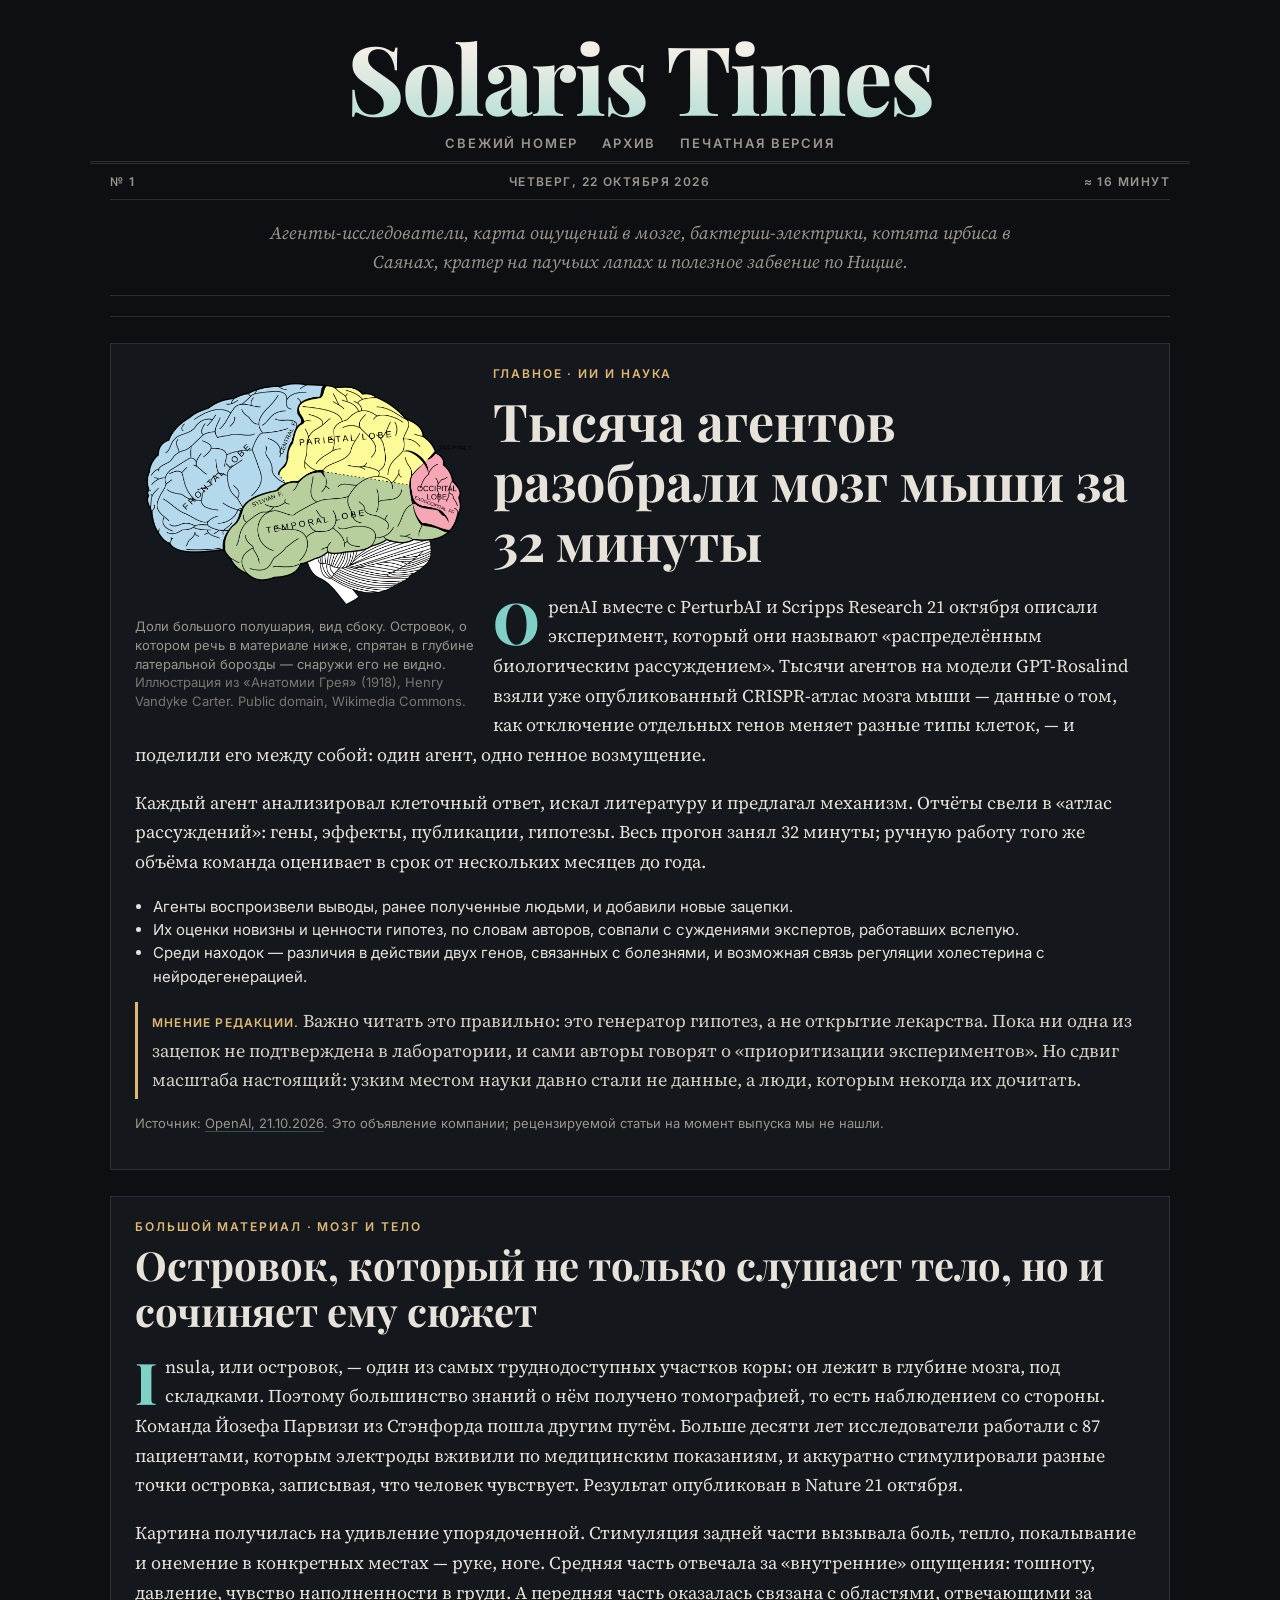
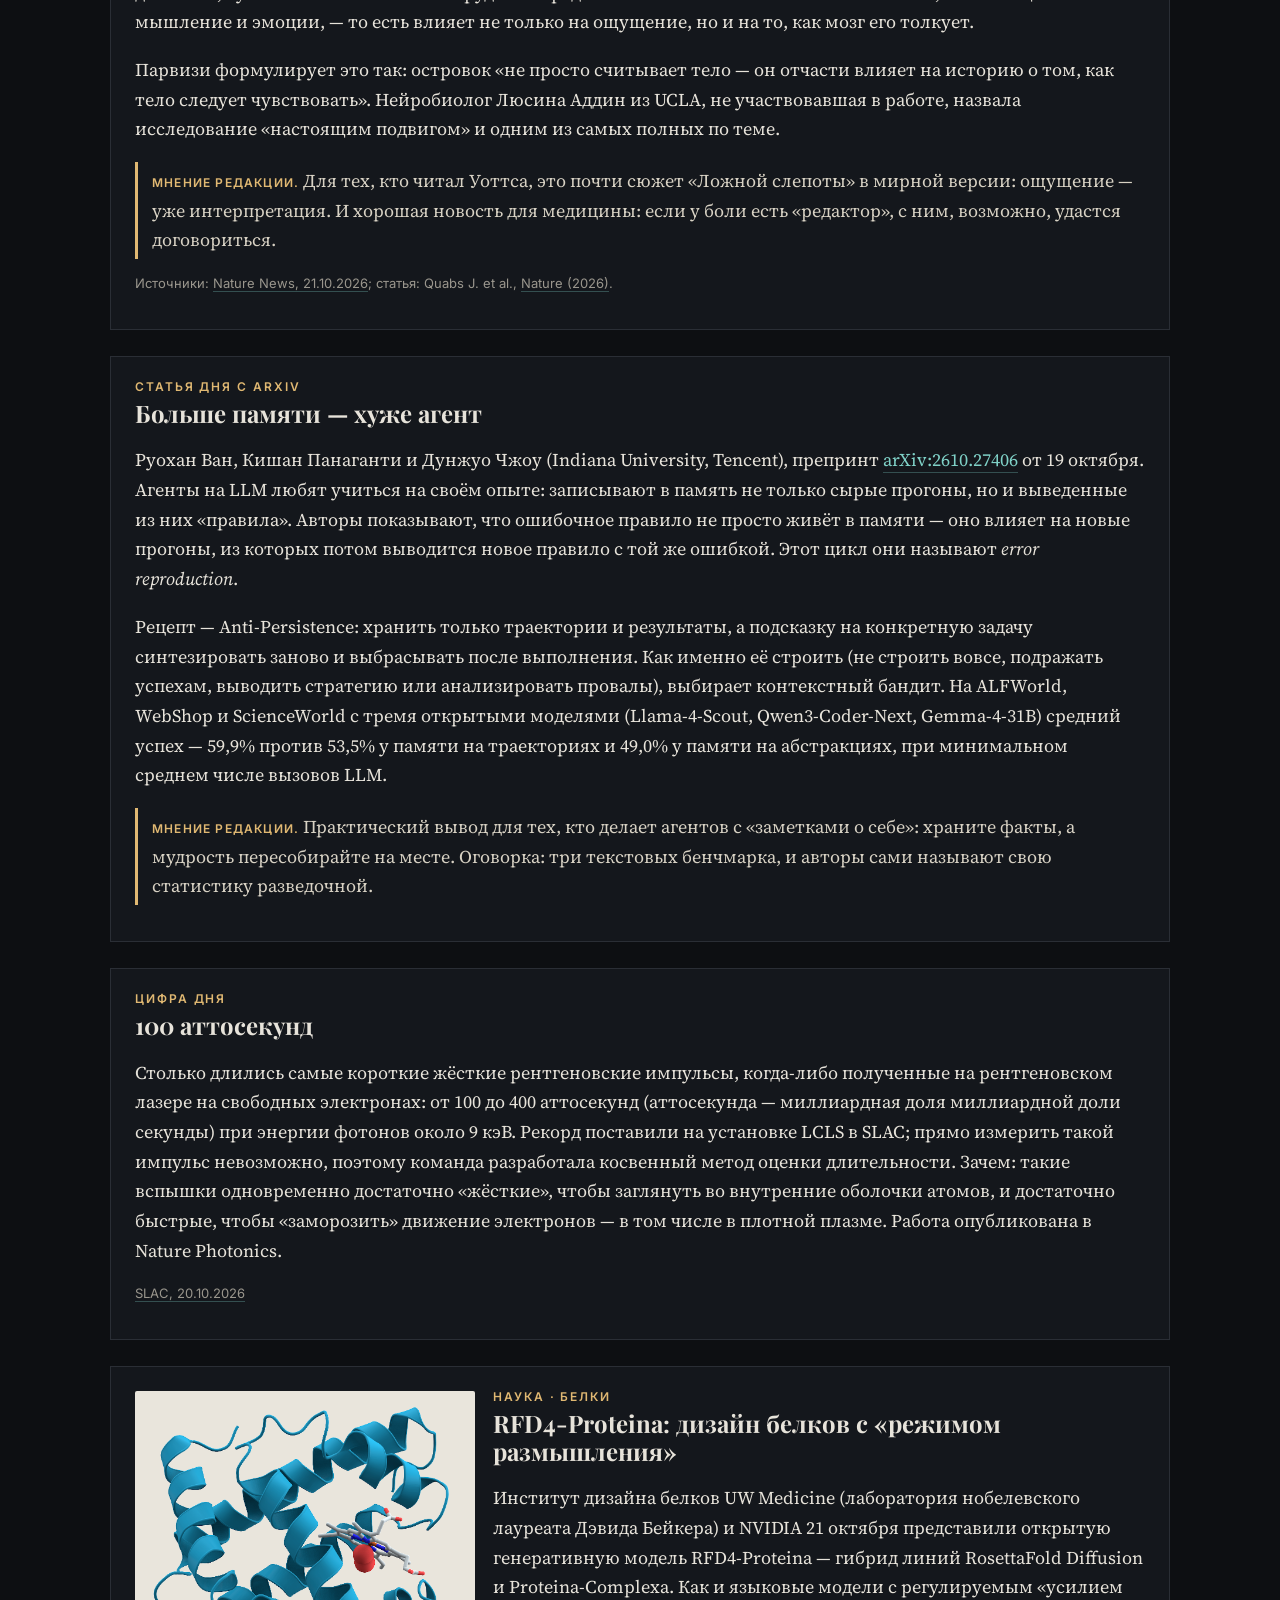
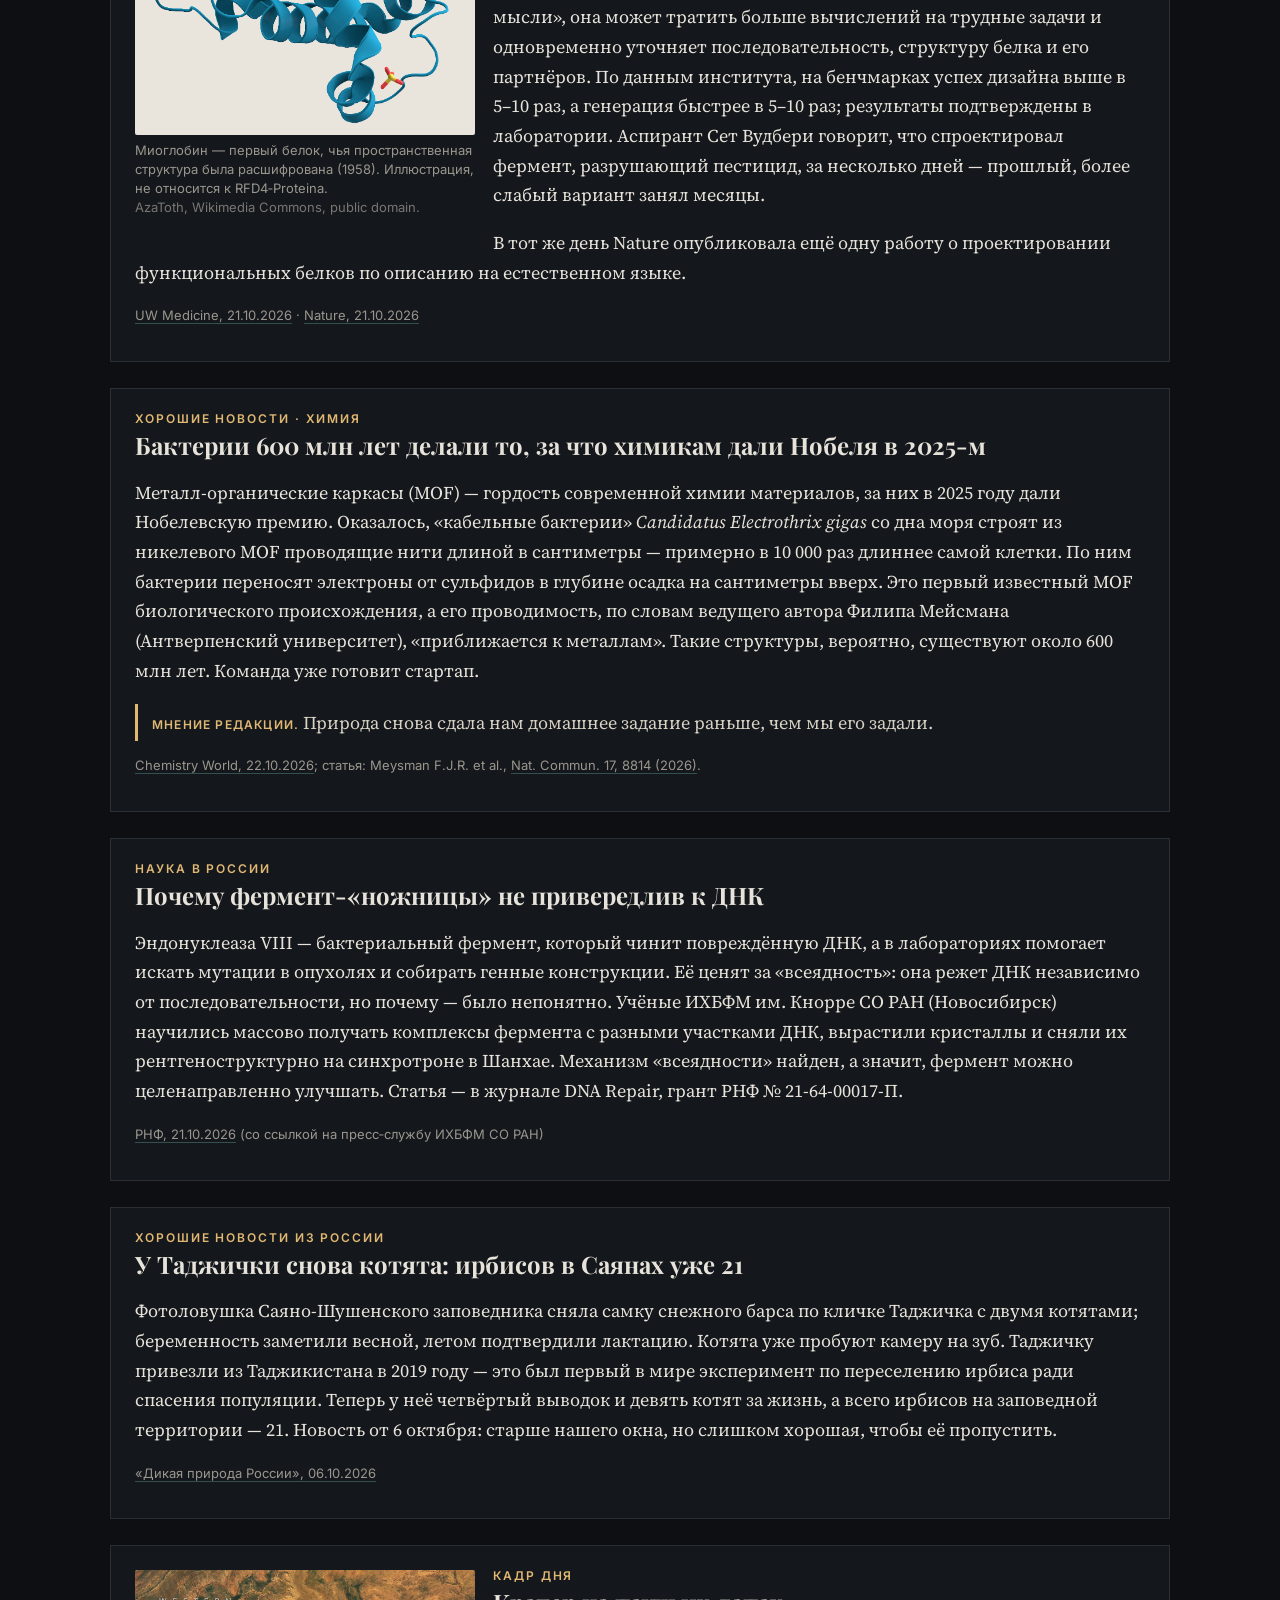
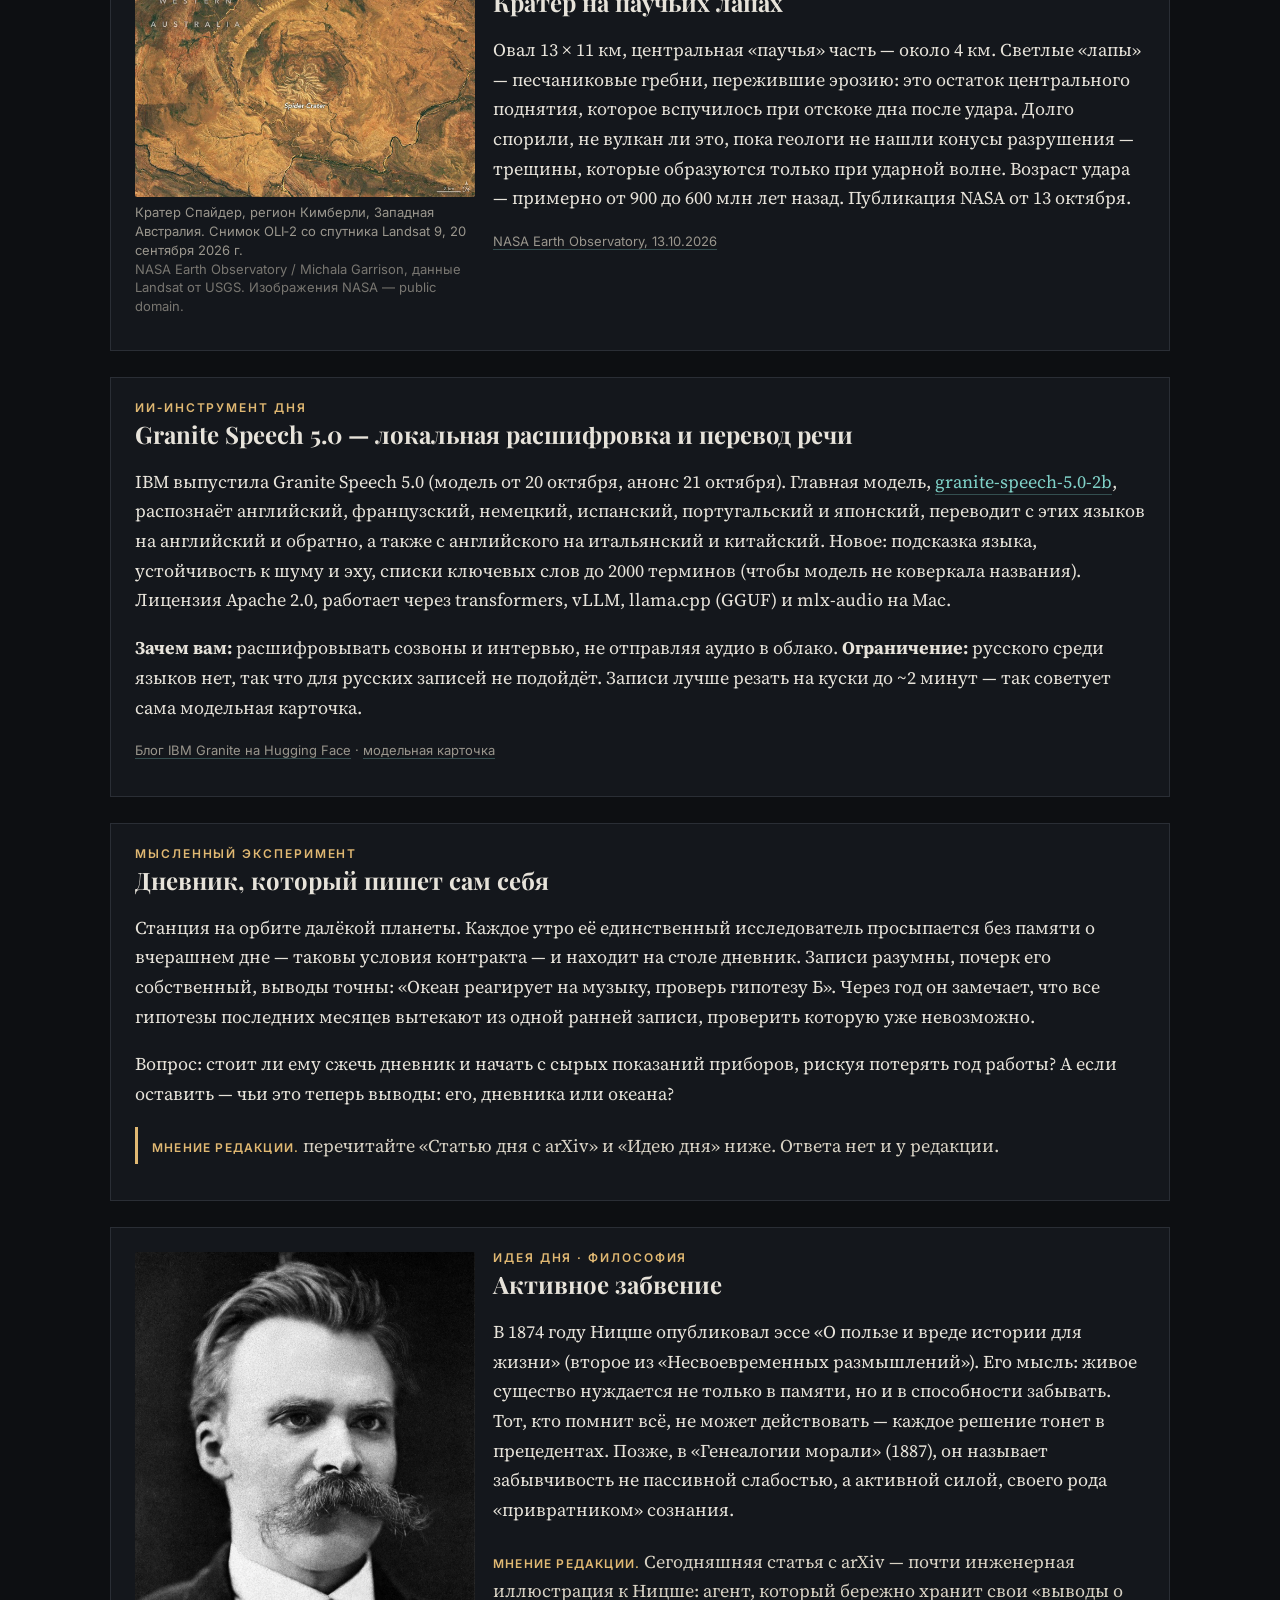
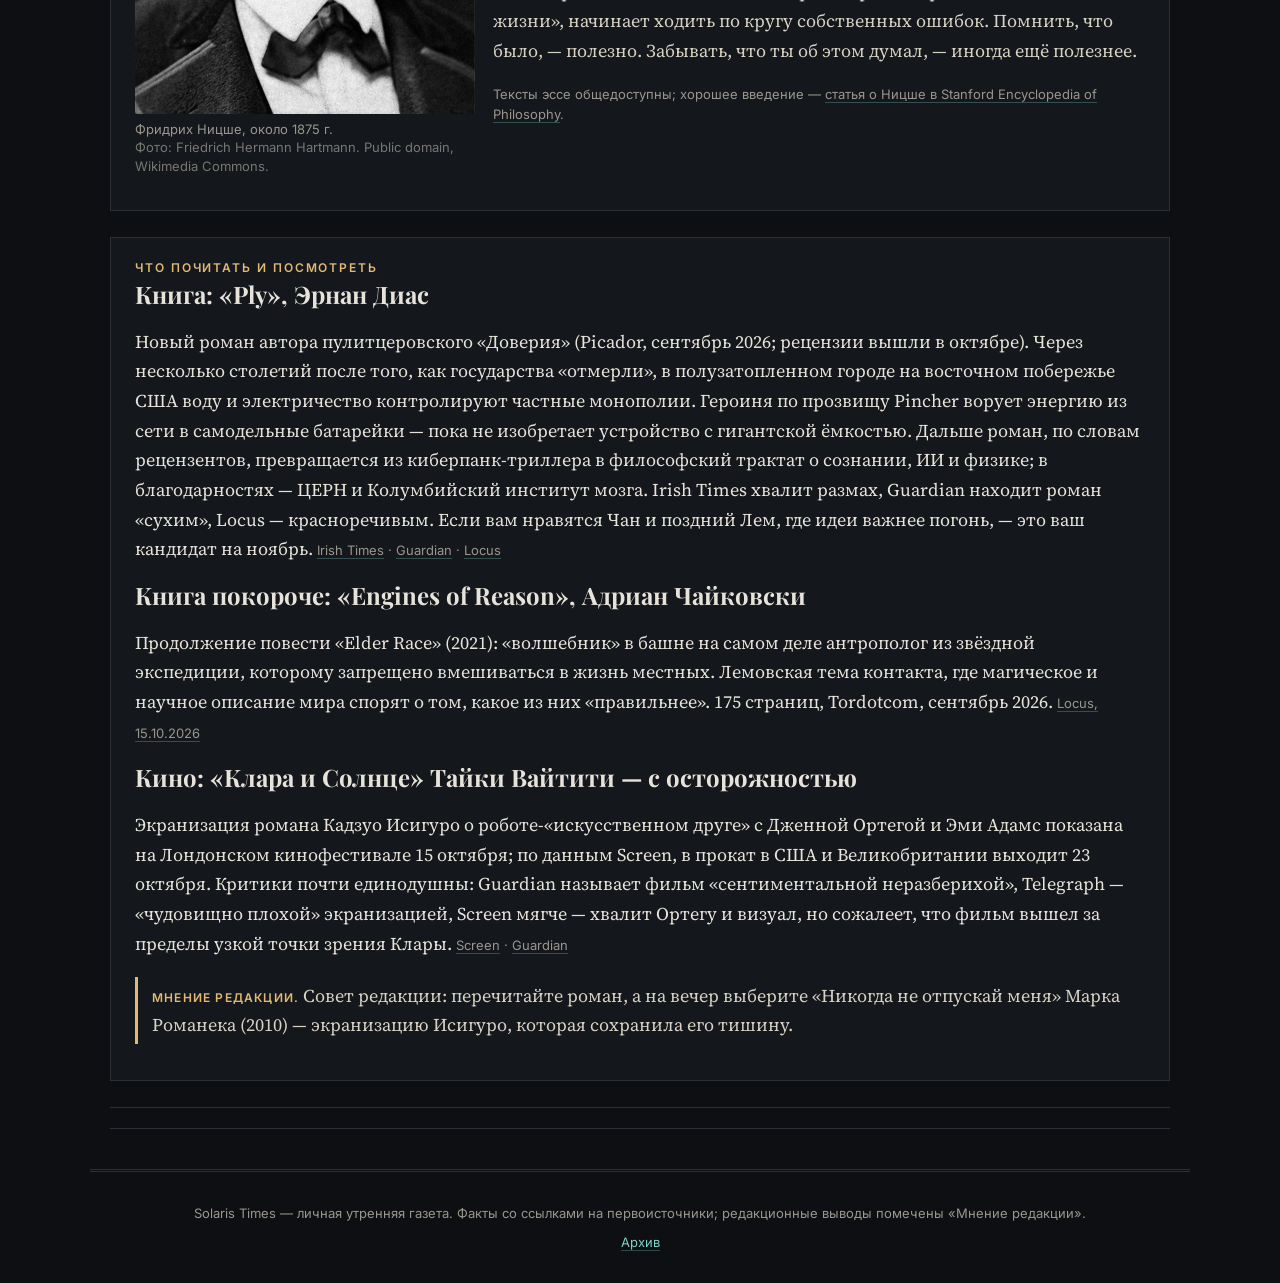
<file: index.html>
<!doctype html><html lang="ru"><head><meta charset="utf-8">
<meta name="viewport" content="width=device-width,initial-scale=1">
<title>Solaris Times № 1 — 2026-10-22</title><meta name="description" content="Агенты-исследователи, карта ощущений в мозге, бактерии-электрики, котята ирбиса в Саянах, кратер на паучьих лапах и полезное забвение по Ницше.">
<link rel="preconnect" href="https://fonts.googleapis.com"><link rel="preconnect" href="https://fonts.gstatic.com" crossorigin>
<link href="https://fonts.googleapis.com/css2?family=Playfair+Display:ital,wght@0,600;0,800;1,600&family=Source+Serif+4:ital,opsz,wght@0,8..60,400;0,8..60,600;1,8..60,400&family=Inter:wght@400;600&display=swap&subset=cyrillic" rel="stylesheet">
<link rel="stylesheet" href="assets/style.css"></head><body>
<header class="mast"><a class="brand" href="">Solaris Times</a>
<nav class="top"><a href="./">Свежий номер</a><a href="archive/">Архив</a><a href="issues/2026-10-22/solaris-times-2026-10-22.pdf">Печатная версия</a></nav></header>
<main class="issue"><div class="dateline"><span>№ 1</span><span>четверг, 22 октября 2026</span><span>≈ 16 минут</span></div>
<p class="lede">Агенты-исследователи, карта ощущений в мозге, бактерии-электрики, котята ирбиса в Саянах, кратер на паучьих лапах и полезное забвение по Ницше.</p><nav class="pager"><span></span><span></span></nav><article class="lead">
<figure class="dark"><img src="assets/img/brain.png" alt="Гравюра: доли большого полушария, вид сбоку" loading="eager">
<figcaption>Доли большого полушария, вид сбоку. Островок, о котором речь в материале ниже, спрятан в глубине латеральной борозды — снаружи его не видно.<span class="cr">Иллюстрация из «Анатомии Грея» (1918), Henry Vandyke Carter. Public domain, Wikimedia Commons.</span></figcaption></figure>
<div class="text">
<p class="kicker">Главное · ИИ и наука</p>
<h2>Тысяча агентов разобрали мозг мыши за 32 минуты</h2>
<p>OpenAI вместе с PerturbAI и Scripps Research 21 октября описали эксперимент, который они называют «распределённым биологическим рассуждением». Тысячи агентов на модели GPT‑Rosalind взяли уже опубликованный CRISPR‑атлас мозга мыши — данные о том, как отключение отдельных генов меняет разные типы клеток, — и поделили его между собой: один агент, одно генное возмущение.</p>
<p>Каждый агент анализировал клеточный ответ, искал литературу и предлагал механизм. Отчёты свели в «атлас рассуждений»: гены, эффекты, публикации, гипотезы. Весь прогон занял 32 минуты; ручную работу того же объёма команда оценивает в срок от нескольких месяцев до года.</p>
<ul class="facts"><li>Агенты воспроизвели выводы, ранее полученные людьми, и добавили новые зацепки.</li>
<li>Их оценки новизны и ценности гипотез, по словам авторов, совпали с суждениями экспертов, работавших вслепую.</li>
<li>Среди находок — различия в действии двух генов, связанных с болезнями, и возможная связь регуляции холестерина с нейродегенерацией.</li></ul>
<p class="op">Важно читать это правильно: это генератор гипотез, а не открытие лекарства. Пока ни одна из зацепок не подтверждена в лаборатории, и сами авторы говорят о «приоритизации экспериментов». Но сдвиг масштаба настоящий: узким местом науки давно стали не данные, а люди, которым некогда их дочитать.</p>
<p class="src">Источник: <a href="https://openai.com/index/scaling-ai-research-for-complex-biological-data/">OpenAI, 21.10.2026</a>. Это объявление компании; рецензируемой статьи на момент выпуска мы не нашли.</p>
</div></article>

<article class="feature">
<p class="kicker">Большой материал · Мозг и тело</p>
<h2>Островок, который не только слушает тело, но и сочиняет ему сюжет</h2>
<div class="cols">
<p>Insula, или островок, — один из самых труднодоступных участков коры: он лежит в глубине мозга, под складками. Поэтому большинство знаний о нём получено томографией, то есть наблюдением со стороны. Команда Йозефа Парвизи из Стэнфорда пошла другим путём. Больше десяти лет исследователи работали с 87 пациентами, которым электроды вживили по медицинским показаниям, и аккуратно стимулировали разные точки островка, записывая, что человек чувствует. Результат опубликован в Nature 21 октября.</p>
<p>Картина получилась на удивление упорядоченной. Стимуляция задней части вызывала боль, тепло, покалывание и онемение в конкретных местах — руке, ноге. Средняя часть отвечала за «внутренние» ощущения: тошноту, давление, чувство наполненности в груди. А передняя часть оказалась связана с областями, отвечающими за мышление и эмоции, — то есть влияет не только на ощущение, но и на то, как мозг его толкует.</p>
<p>Парвизи формулирует это так: островок «не просто считывает тело — он отчасти влияет на историю о том, как тело следует чувствовать». Нейробиолог Люсина Аддин из UCLA, не участвовавшая в работе, назвала исследование «настоящим подвигом» и одним из самых полных по теме.</p>
<p class="op">Для тех, кто читал Уоттса, это почти сюжет «Ложной слепоты» в мирной версии: ощущение — уже интерпретация. И хорошая новость для медицины: если у боли есть «редактор», с ним, возможно, удастся договориться.</p>
<p class="src">Источники: <a href="https://www.nature.com/articles/d41586-026-03334-2">Nature News, 21.10.2026</a>; статья: Quabs J. et al., <a href="https://doi.org/10.1038/s41586-026-11175-2">Nature (2026)</a>.</p>
</div></article>

<section class="rubric">
<p class="kicker">Статья дня с arXiv</p>
<h3>Больше памяти — хуже агент</h3>
<p>Руохан Ван, Кишан Панаганти и Дунжуо Чжоу (Indiana University, Tencent), препринт <a href="https://arxiv.org/abs/2610.27406">arXiv:2610.27406</a> от 19 октября. Агенты на LLM любят учиться на своём опыте: записывают в память не только сырые прогоны, но и выведенные из них «правила». Авторы показывают, что ошибочное правило не просто живёт в памяти — оно влияет на новые прогоны, из которых потом выводится новое правило с той же ошибкой. Этот цикл они называют <em>error reproduction</em>.</p>
<p>Рецепт — Anti‑Persistence: хранить только траектории и результаты, а подсказку на конкретную задачу синтезировать заново и выбрасывать после выполнения. Как именно её строить (не строить вовсе, подражать успехам, выводить стратегию или анализировать провалы), выбирает контекстный бандит. На ALFWorld, WebShop и ScienceWorld с тремя открытыми моделями (Llama‑4‑Scout, Qwen3‑Coder‑Next, Gemma‑4‑31B) средний успех — 59,9% против 53,5% у памяти на траекториях и 49,0% у памяти на абстракциях, при минимальном среднем числе вызовов LLM.</p>
<p class="op">Практический вывод для тех, кто делает агентов с «заметками о себе»: храните факты, а мудрость пересобирайте на месте. Оговорка: три текстовых бенчмарка, и авторы сами называют свою статистику разведочной.</p>
</section>

<section class="rubric">
<p class="kicker">Цифра дня</p>
<h3>100 аттосекунд</h3>
<p>Столько длились самые короткие жёсткие рентгеновские импульсы, когда‑либо полученные на рентгеновском лазере на свободных электронах: от 100 до 400 аттосекунд (аттосекунда — миллиардная доля миллиардной доли секунды) при энергии фотонов около 9 кэВ. Рекорд поставили на установке LCLS в SLAC; прямо измерить такой импульс невозможно, поэтому команда разработала косвенный метод оценки длительности. Зачем: такие вспышки одновременно достаточно «жёсткие», чтобы заглянуть во внутренние оболочки атомов, и достаточно быстрые, чтобы «заморозить» движение электронов — в том числе в плотной плазме. Работа опубликована в Nature Photonics.</p>
<p class="src"><a href="https://www6.slac.stanford.edu/news/2026-10-20-slacs-x-ray-laser-sets-record-shortest-high-energy-pulses-ever-generated-xfel">SLAC, 20.10.2026</a></p>
</section>
<div class="grid">
<article class="note">
<figure><img src="assets/img/protein.png" alt="Трёхмерная модель белка миоглобина" loading="lazy">
<figcaption>Миоглобин — первый белок, чья пространственная структура была расшифрована (1958). Иллюстрация, не относится к RFD4‑Proteina.<span class="cr">AzaToth, Wikimedia Commons, public domain.</span></figcaption></figure>
<p class="kicker">Наука · Белки</p>
<h3>RFD4‑Proteina: дизайн белков с «режимом размышления»</h3>
<p>Институт дизайна белков UW Medicine (лаборатория нобелевского лауреата Дэвида Бейкера) и NVIDIA 21 октября представили открытую генеративную модель RFD4‑Proteina — гибрид линий RosettaFold Diffusion и Proteina‑Complexa. Как и языковые модели с регулируемым «усилием мысли», она может тратить больше вычислений на трудные задачи и одновременно уточняет последовательность, структуру белка и его партнёров. По данным института, на бенчмарках успех дизайна выше в 5–10 раз, а генерация быстрее в 5–10 раз; результаты подтверждены в лаборатории. Аспирант Сет Вудбери говорит, что спроектировал фермент, разрушающий пестицид, за несколько дней — прошлый, более слабый вариант занял месяцы.</p>
<p>В тот же день Nature опубликовала ещё одну работу о проектировании функциональных белков по описанию на естественном языке.</p>
<p class="src"><a href="https://newsroom.uw.edu/news-releases/researchers-achieve-major-advance-in-protein-design">UW Medicine, 21.10.2026</a> · <a href="https://www.nature.com/articles/s41586-026-11205-z">Nature, 21.10.2026</a></p>
</article>

<article class="note">
<p class="kicker">Хорошие новости · Химия</p>
<h3>Бактерии 600 млн лет делали то, за что химикам дали Нобеля в 2025‑м</h3>
<p>Металл‑органические каркасы (MOF) — гордость современной химии материалов, за них в 2025 году дали Нобелевскую премию. Оказалось, «кабельные бактерии» <em>Candidatus Electrothrix gigas</em> со дна моря строят из никелевого MOF проводящие нити длиной в сантиметры — примерно в 10 000 раз длиннее самой клетки. По ним бактерии переносят электроны от сульфидов в глубине осадка на сантиметры вверх. Это первый известный MOF биологического происхождения, а его проводимость, по словам ведущего автора Филипа Мейсмана (Антверпенский университет), «приближается к металлам». Такие структуры, вероятно, существуют около 600 млн лет. Команда уже готовит стартап.</p>
<p class="op">Природа снова сдала нам домашнее задание раньше, чем мы его задали.</p>
<p class="src"><a href="https://www.chemistryworld.com/news/bacteria-discovered-to-be-synthesising-metal-organic-frameworks-with-extraordinary-conductivity/4024399.article">Chemistry World, 22.10.2026</a>; статья: Meysman F.J.R. et al., <a href="https://doi.org/10.1038/s41467-026-76989-0">Nat. Commun. 17, 8814 (2026)</a>.</p>
</article>
</div>

<div class="grid">
<article class="note">
<p class="kicker">Наука в России</p>
<h3>Почему фермент‑«ножницы» не привередлив к ДНК</h3>
<p>Эндонуклеаза VIII — бактериальный фермент, который чинит повреждённую ДНК, а в лабораториях помогает искать мутации в опухолях и собирать генные конструкции. Её ценят за «всеядность»: она режет ДНК независимо от последовательности, но почему — было непонятно. Учёные ИХБФМ им. Кнорре СО РАН (Новосибирск) научились массово получать комплексы фермента с разными участками ДНК, вырастили кристаллы и сняли их рентгеноструктурно на синхротроне в Шанхае. Механизм «всеядности» найден, а значит, фермент можно целенаправленно улучшать. Статья — в журнале DNA Repair, грант РНФ № 21‑64‑00017‑П.</p>
<p class="src"><a href="https://www.rscf.ru/news/biology/obnaruzheny-novye-svoystva-fermenta-sposobnogo-razrezat-molekuly-dnk/">РНФ, 21.10.2026</a> (со ссылкой на пресс‑службу ИХБФМ СО РАН)</p>
</article>
<article class="note">
<p class="kicker">Хорошие новости из России</p>
<h3>У Таджички снова котята: ирбисов в Саянах уже 21</h3>
<p>Фотоловушка Саяно‑Шушенского заповедника сняла самку снежного барса по кличке Таджичка с двумя котятами; беременность заметили весной, летом подтвердили лактацию. Котята уже пробуют камеру на зуб. Таджичку привезли из Таджикистана в 2019 году — это был первый в мире эксперимент по переселению ирбиса ради спасения популяции. Теперь у неё четвёртый выводок и девять котят за жизнь, а всего ирбисов на заповедной территории — 21. Новость от 6 октября: старше нашего окна, но слишком хорошая, чтобы её пропустить.</p>
<p class="src"><a href="http://nature.kremlin.ru/news/563">«Дикая природа России», 06.10.2026</a></p>
</article>
</div>
<section class="rubric">
<figure><img src="assets/img/spider-crater.jpg" alt="Спутниковый снимок кратера Спайдер в Западной Австралии: светлые гребни расходятся от центра, как лапы паука" loading="lazy">
<figcaption>Кратер Спайдер, регион Кимберли, Западная Австралия. Снимок OLI‑2 со спутника Landsat 9, 20 сентября 2026 г.<span class="cr">NASA Earth Observatory / Michala Garrison, данные Landsat от USGS. Изображения NASA — public domain.</span></figcaption></figure>
<p class="kicker">Кадр дня</p>
<h3>Кратер на паучьих лапах</h3>
<p>Овал 13 × 11 км, центральная «паучья» часть — около 4 км. Светлые «лапы» — песчаниковые гребни, пережившие эрозию: это остаток центрального поднятия, которое вспучилось при отскоке дна после удара. Долго спорили, не вулкан ли это, пока геологи не нашли конусы разрушения — трещины, которые образуются только при ударной волне. Возраст удара — примерно от 900 до 600 млн лет назад. Публикация NASA от 13 октября.</p>
<p class="src"><a href="https://science.nasa.gov/earth/earth-observatory/an-impact-structure-with-legs/">NASA Earth Observatory, 13.10.2026</a></p>
</section>
<section class="rubric">
<p class="kicker">ИИ‑инструмент дня</p>
<h3>Granite Speech 5.0 — локальная расшифровка и перевод речи</h3>
<p>IBM выпустила Granite Speech 5.0 (модель от 20 октября, анонс 21 октября). Главная модель, <a href="https://huggingface.co/ibm-granite/granite-speech-5.0-2b">granite‑speech‑5.0‑2b</a>, распознаёт английский, французский, немецкий, испанский, португальский и японский, переводит с этих языков на английский и обратно, а также с английского на итальянский и китайский. Новое: подсказка языка, устойчивость к шуму и эху, списки ключевых слов до 2000 терминов (чтобы модель не коверкала названия). Лицензия Apache 2.0, работает через transformers, vLLM, llama.cpp (GGUF) и mlx‑audio на Mac.</p>
<p><strong>Зачем вам:</strong> расшифровывать созвоны и интервью, не отправляя аудио в облако. <strong>Ограничение:</strong> русского среди языков нет, так что для русских записей не подойдёт. Записи лучше резать на куски до ~2 минут — так советует сама модельная карточка.</p>
<p class="src"><a href="https://huggingface.co/blog/ibm-granite/granite-speech-5">Блог IBM Granite на Hugging Face</a> · <a href="https://huggingface.co/ibm-granite/granite-speech-5.0-2b">модельная карточка</a></p>
</section>

<section class="rubric">
<p class="kicker">Мысленный эксперимент</p>
<h3>Дневник, который пишет сам себя</h3>
<p>Станция на орбите далёкой планеты. Каждое утро её единственный исследователь просыпается без памяти о вчерашнем дне — таковы условия контракта — и находит на столе дневник. Записи разумны, почерк его собственный, выводы точны: «Океан реагирует на музыку, проверь гипотезу Б». Через год он замечает, что все гипотезы последних месяцев вытекают из одной ранней записи, проверить которую уже невозможно.</p>
<p>Вопрос: стоит ли ему сжечь дневник и начать с сырых показаний приборов, рискуя потерять год работы? А если оставить — чьи это теперь выводы: его, дневника или океана?</p>
<p class="op">перечитайте «Статью дня с arXiv» и «Идею дня» ниже. Ответа нет и у редакции.</p>
</section>
<section class="rubric">
<figure style="max-width:260px;float:right;margin:0 0 12px 20px"><img src="assets/img/nietzsche.jpg" alt="Фридрих Ницше, около 1875 года" loading="lazy">
<figcaption>Фридрих Ницше, около 1875 г.<span class="cr">Фото: Friedrich Hermann Hartmann. Public domain, Wikimedia Commons.</span></figcaption></figure>
<p class="kicker">Идея дня · Философия</p>
<h3>Активное забвение</h3>
<p>В 1874 году Ницше опубликовал эссе «О пользе и вреде истории для жизни» (второе из «Несвоевременных размышлений»). Его мысль: живое существо нуждается не только в памяти, но и в способности забывать. Тот, кто помнит всё, не может действовать — каждое решение тонет в прецедентах. Позже, в «Генеалогии морали» (1887), он называет забывчивость не пассивной слабостью, а активной силой, своего рода «привратником» сознания.</p>
<p class="op">Сегодняшняя статья с arXiv — почти инженерная иллюстрация к Ницше: агент, который бережно хранит свои «выводы о жизни», начинает ходить по кругу собственных ошибок. Помнить, что было, — полезно. Забывать, что ты об этом думал, — иногда ещё полезнее.</p>
<p class="src">Тексты эссе общедоступны; хорошее введение — <a href="https://plato.stanford.edu/entries/nietzsche/">статья о Ницше в Stanford Encyclopedia of Philosophy</a>.</p>
<div style="clear:both"></div>
</section>

<section class="rubric">
<p class="kicker">Что почитать и посмотреть</p>
<h3>Книга: «Ply», Эрнан Диас</h3>
<p>Новый роман автора пулитцеровского «Доверия» (Picador, сентябрь 2026; рецензии вышли в октябре). Через несколько столетий после того, как государства «отмерли», в полузатопленном городе на восточном побережье США воду и электричество контролируют частные монополии. Героиня по прозвищу Pincher ворует энергию из сети в самодельные батарейки — пока не изобретает устройство с гигантской ёмкостью. Дальше роман, по словам рецензентов, превращается из киберпанк‑триллера в философский трактат о сознании, ИИ и физике; в благодарностях — ЦЕРН и Колумбийский институт мозга. Irish Times хвалит размах, Guardian находит роман «сухим», Locus — красноречивым. Если вам нравятся Чан и поздний Лем, где идеи важнее погонь, — это ваш кандидат на ноябрь. <span class="src"><a href="https://www.irishtimes.com/culture/books/review/2026/10/10/ply-by-hernan-diaz-sci-fi-thriller-and-philosophical-treatise-a-marvel-of-breadth-and-concept/">Irish Times</a> · <a href="https://www.theguardian.com/books/2026/oct/14/ply-by-hernan-diaz-review-pulitzer-winners-dry-vision-of-far-future-america">Guardian</a> · <a href="https://locusmag.com/review/ply-by-hernan-diaz-review-by-niall-harrison/">Locus</a></span></p>
<h3>Книга покороче: «Engines of Reason», Адриан Чайковски</h3>
<p>Продолжение повести «Elder Race» (2021): «волшебник» в башне на самом деле антрополог из звёздной экспедиции, которому запрещено вмешиваться в жизнь местных. Лемовская тема контакта, где магическое и научное описание мира спорят о том, какое из них «правильнее». 175 страниц, Tordotcom, сентябрь 2026. <span class="src"><a href="https://locusmag.com/review/engines-of-reason-by-adrian-tchaikovsky-review-by-russell-letson/">Locus, 15.10.2026</a></span></p>
<h3>Кино: «Клара и Солнце» Тайки Вайтити — с осторожностью</h3>
<p>Экранизация романа Кадзуо Исигуро о роботе‑«искусственном друге» с Дженной Ортегой и Эми Адамс показана на Лондонском кинофестивале 15 октября; по данным Screen, в прокат в США и Великобритании выходит 23 октября. Критики почти единодушны: Guardian называет фильм «сентиментальной неразберихой», Telegraph — «чудовищно плохой» экранизацией, Screen мягче — хвалит Ортегу и визуал, но сожалеет, что фильм вышел за пределы узкой точки зрения Клары. <span class="src"><a href="https://www.screendaily.com/reviews/klara-and-the-sun-review-jenna-ortega-stars-in-taika-waititis-overstuffed-adaptation-of-the-kazuo-ishiguro-novel/5221529.article">Screen</a> · <a href="https://www.theguardian.com/film/2026/oct/15/klara-and-the-sun-review-taika-waititi-kazuo-ishiguro">Guardian</a></span></p>
<p class="op">Совет редакции: перечитайте роман, а на вечер выберите «Никогда не отпускай меня» Марка Романека (2010) — экранизацию Исигуро, которая сохранила его тишину.</p>
</section>
<nav class="pager"><span></span><span></span></nav></main>
<footer class="foot"><p>Solaris Times — личная утренняя газета. Факты со ссылками на первоисточники; редакционные выводы помечены «Мнение редакции».</p>
<p><a href="archive/">Архив</a></p></footer></body></html>
</file>
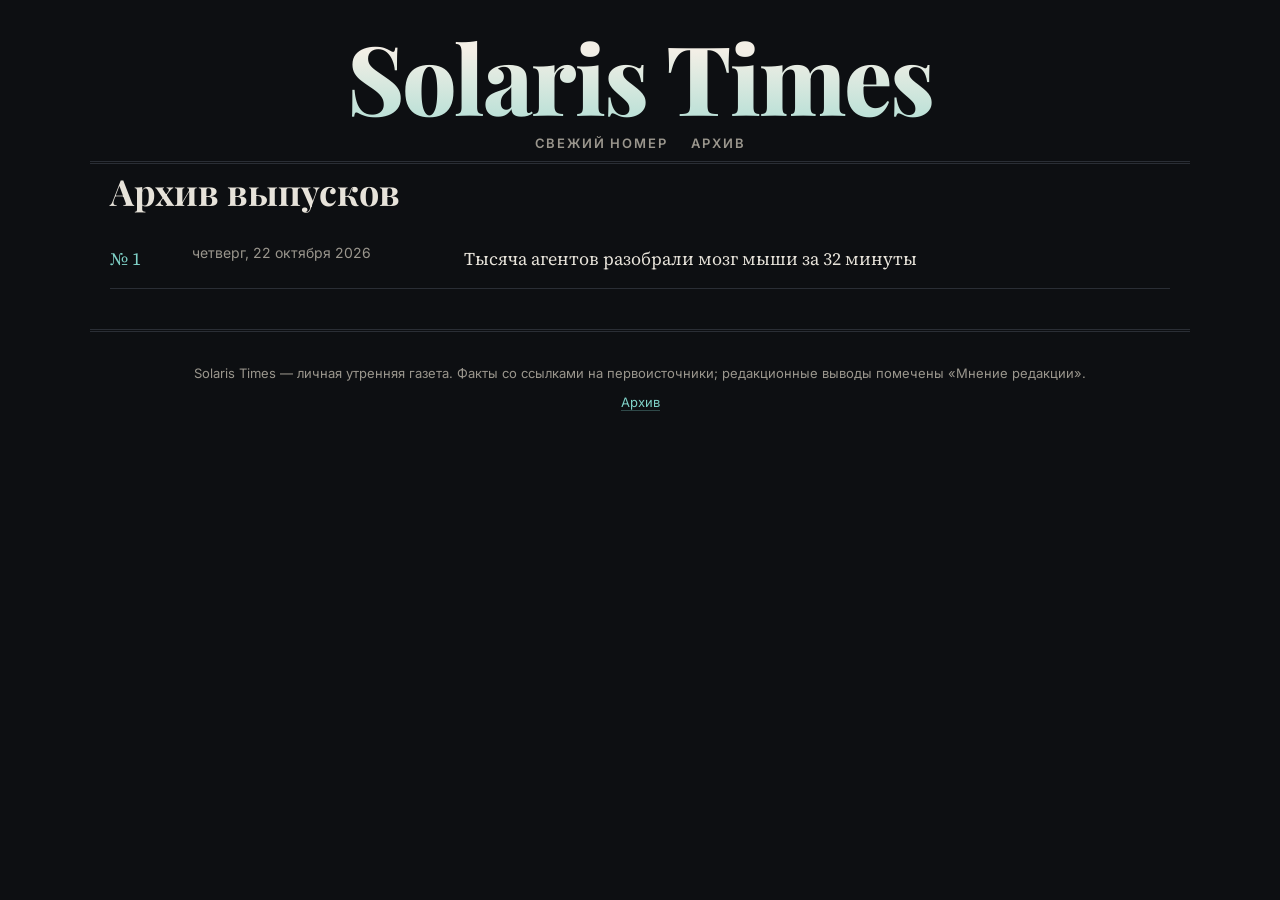
<file: archive/index.html>
<!doctype html><html lang="ru"><head><meta charset="utf-8">
<meta name="viewport" content="width=device-width,initial-scale=1">
<title>Архив — Solaris Times</title><meta name="description" content="">
<link rel="preconnect" href="https://fonts.googleapis.com"><link rel="preconnect" href="https://fonts.gstatic.com" crossorigin>
<link href="https://fonts.googleapis.com/css2?family=Playfair+Display:ital,wght@0,600;0,800;1,600&family=Source+Serif+4:ital,opsz,wght@0,8..60,400;0,8..60,600;1,8..60,400&family=Inter:wght@400;600&display=swap&subset=cyrillic" rel="stylesheet">
<link rel="stylesheet" href="../assets/style.css"></head><body>
<header class="mast"><a class="brand" href="../">Solaris Times</a>
<nav class="top"><a href="../">Свежий номер</a><a href="../archive/">Архив</a></nav></header>
<main class="archive"><h1>Архив выпусков</h1><ul><li><a href="../issues/2026-10-22/"><span class="n">№ 1</span><span class="d">четверг, 22 октября 2026</span><span class="t">Тысяча агентов разобрали мозг мыши за 32 минуты</span></a></li></ul></main>
<footer class="foot"><p>Solaris Times — личная утренняя газета. Факты со ссылками на первоисточники; редакционные выводы помечены «Мнение редакции».</p>
<p><a href="../archive/">Архив</a></p></footer></body></html>
</file>
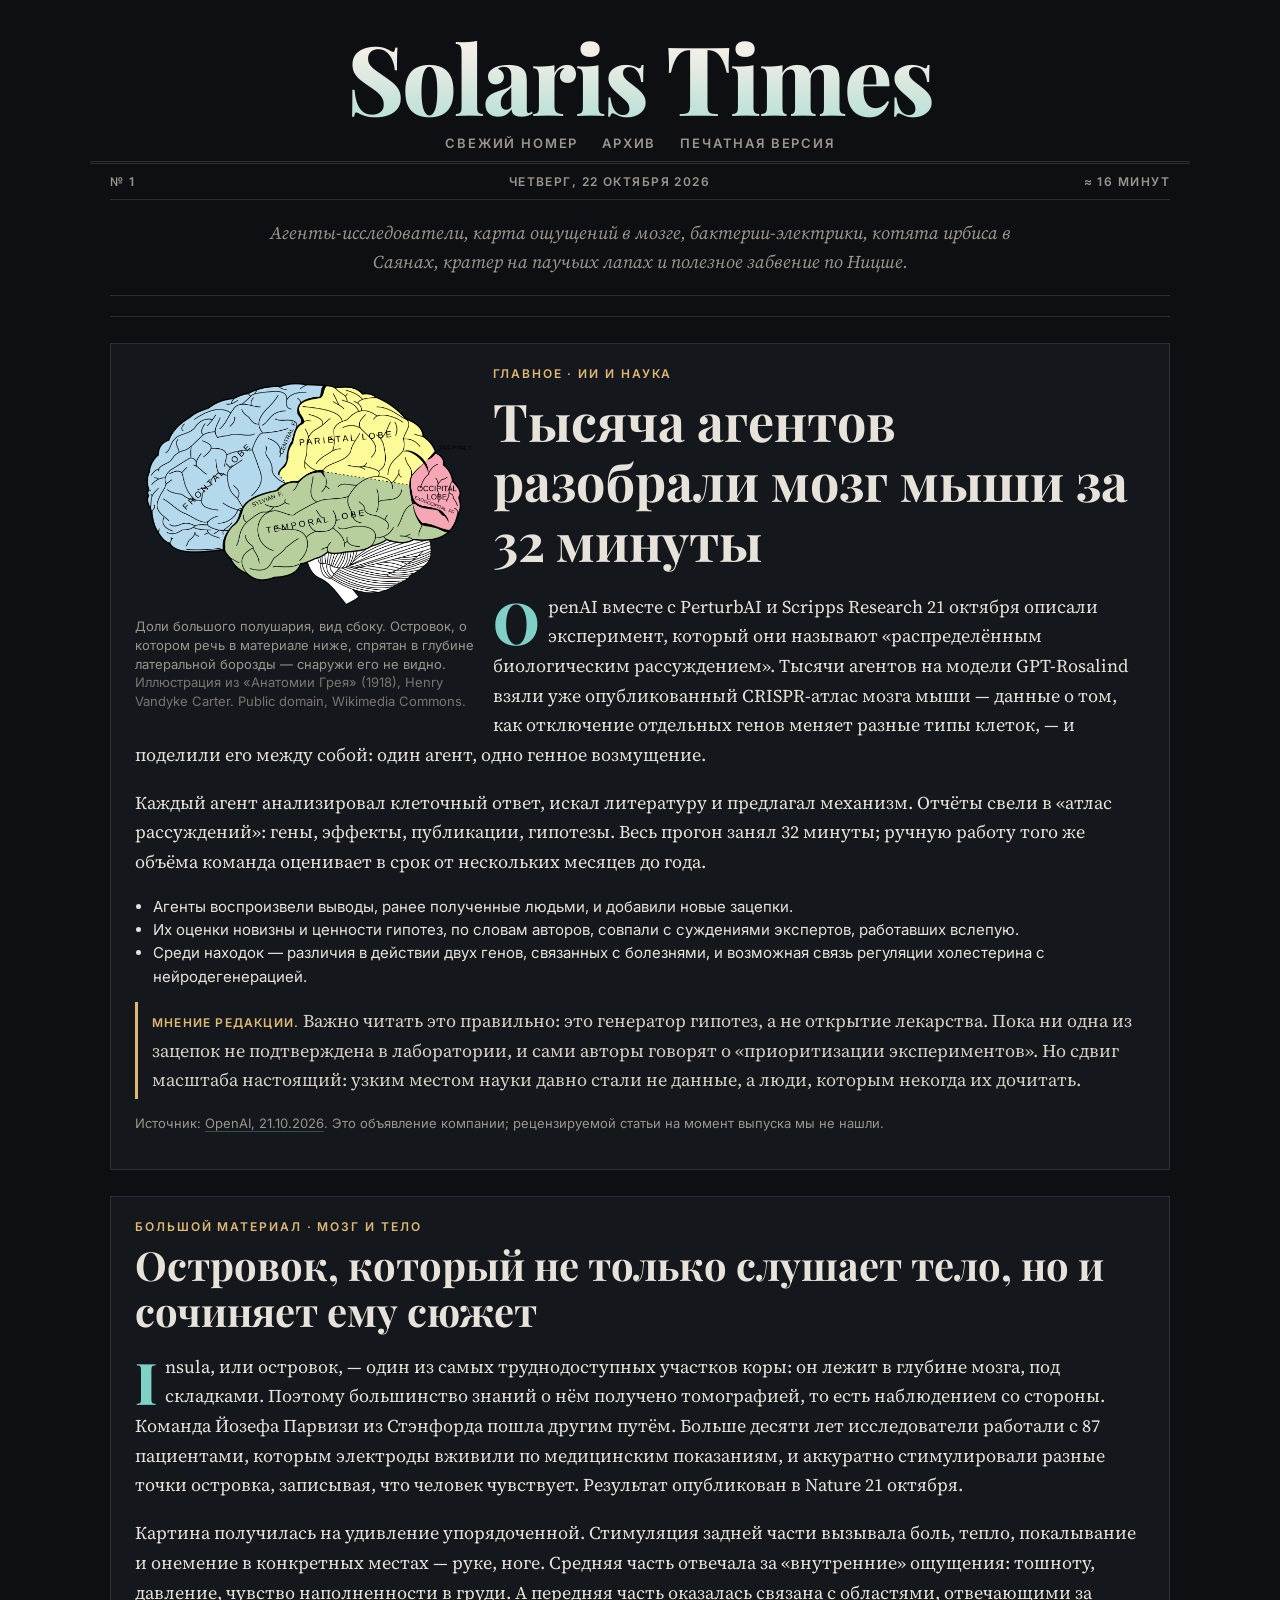
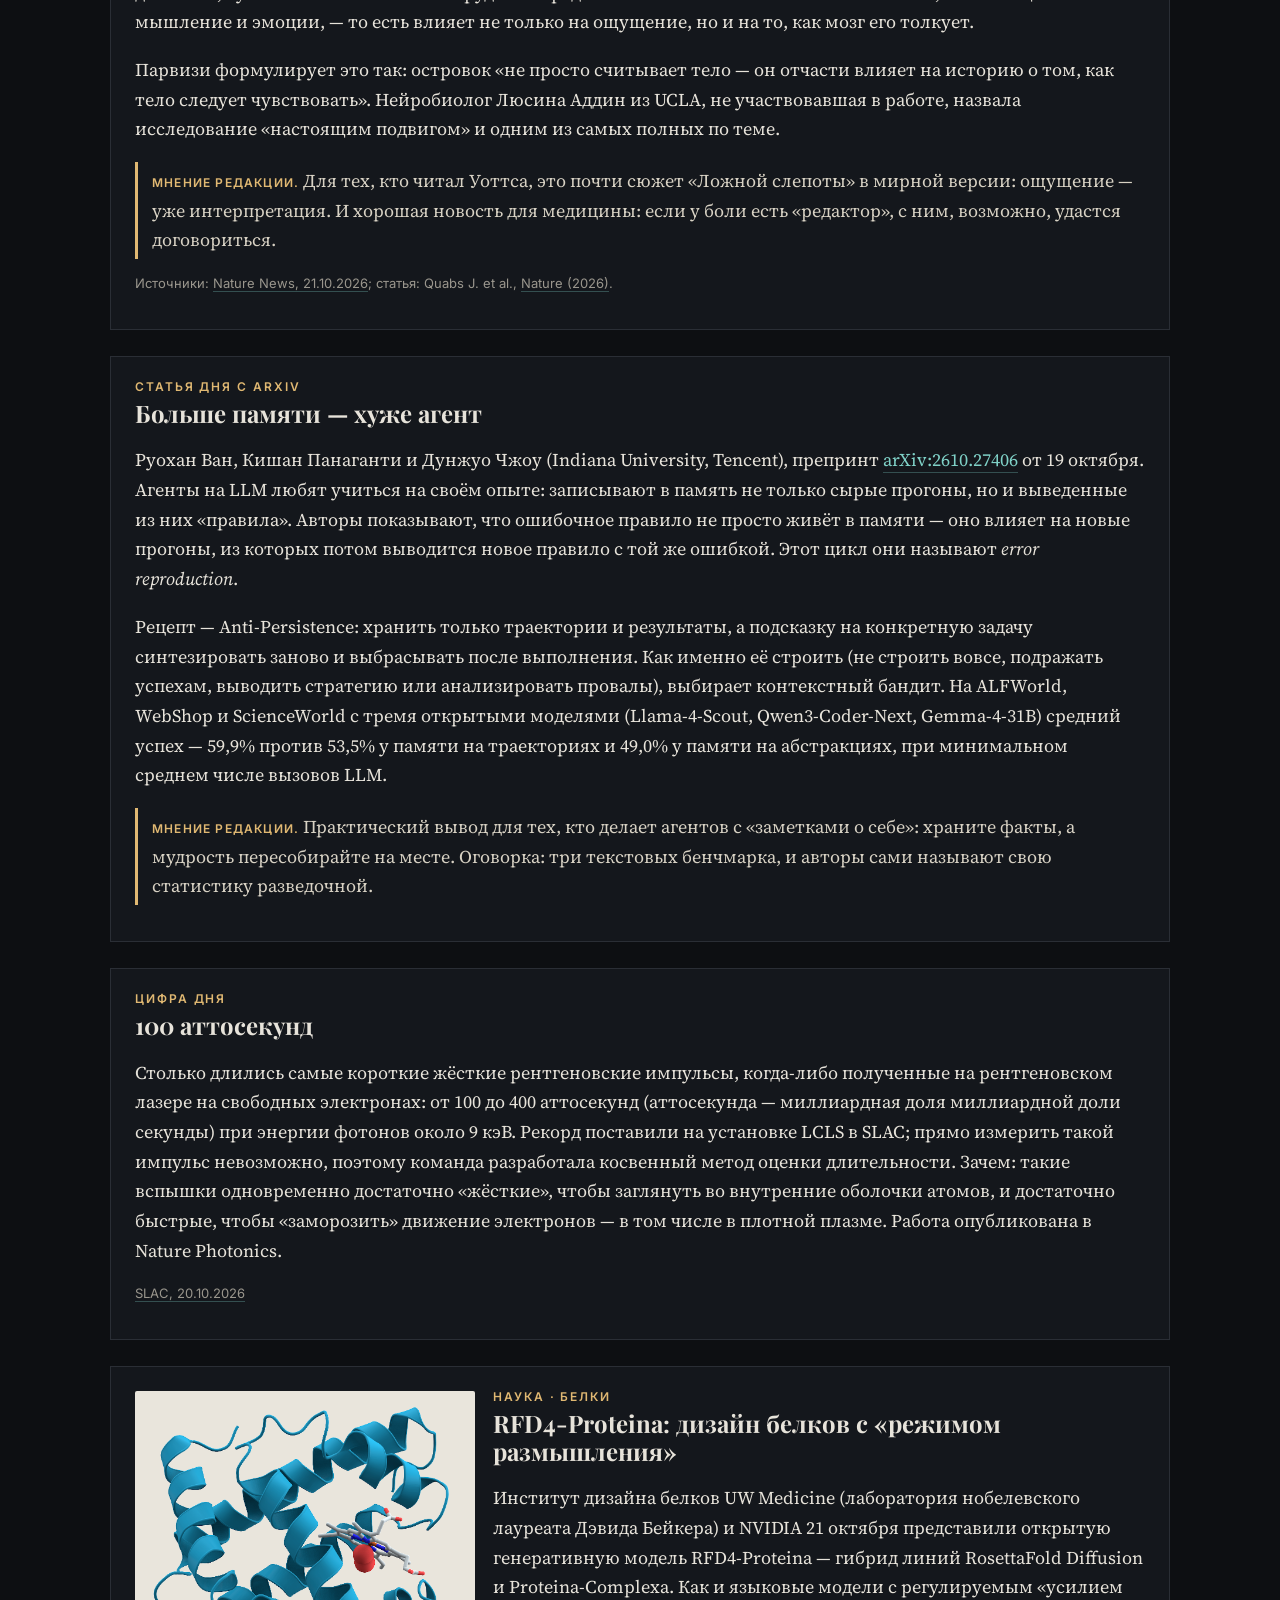
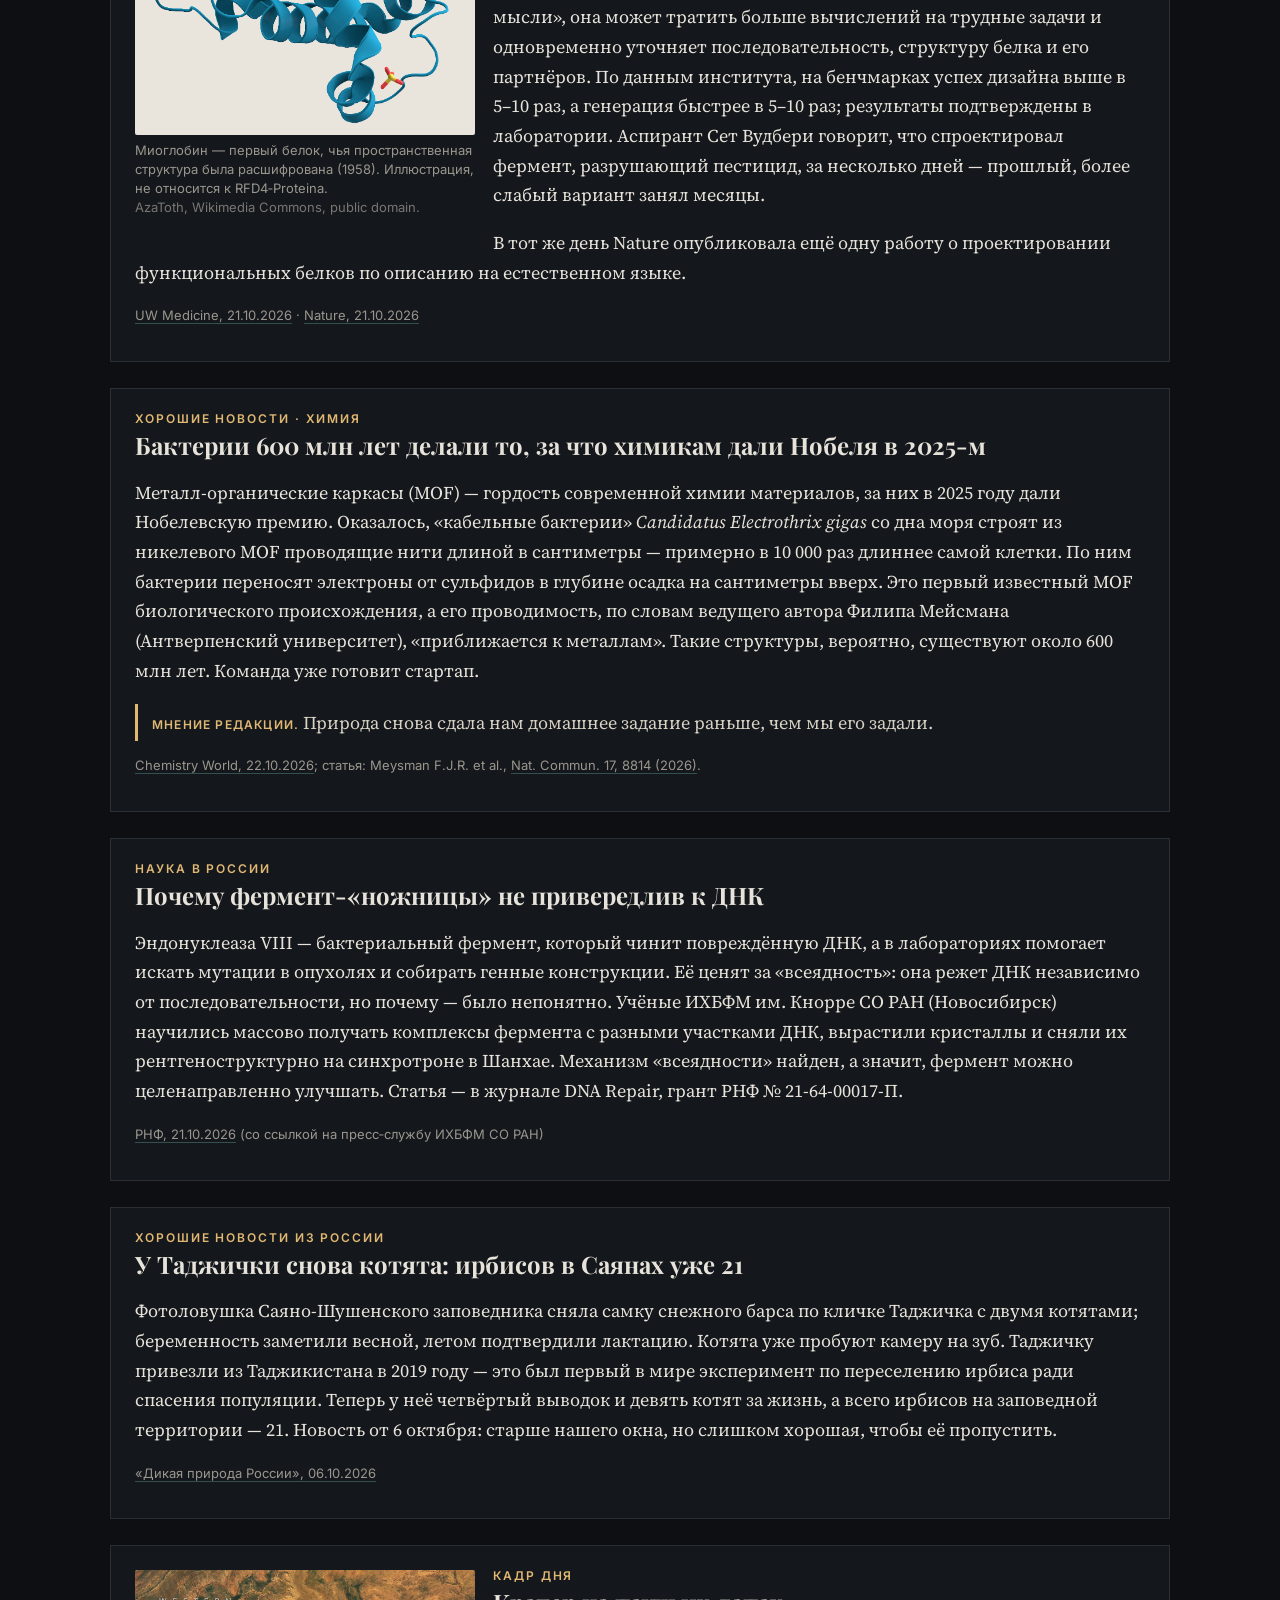
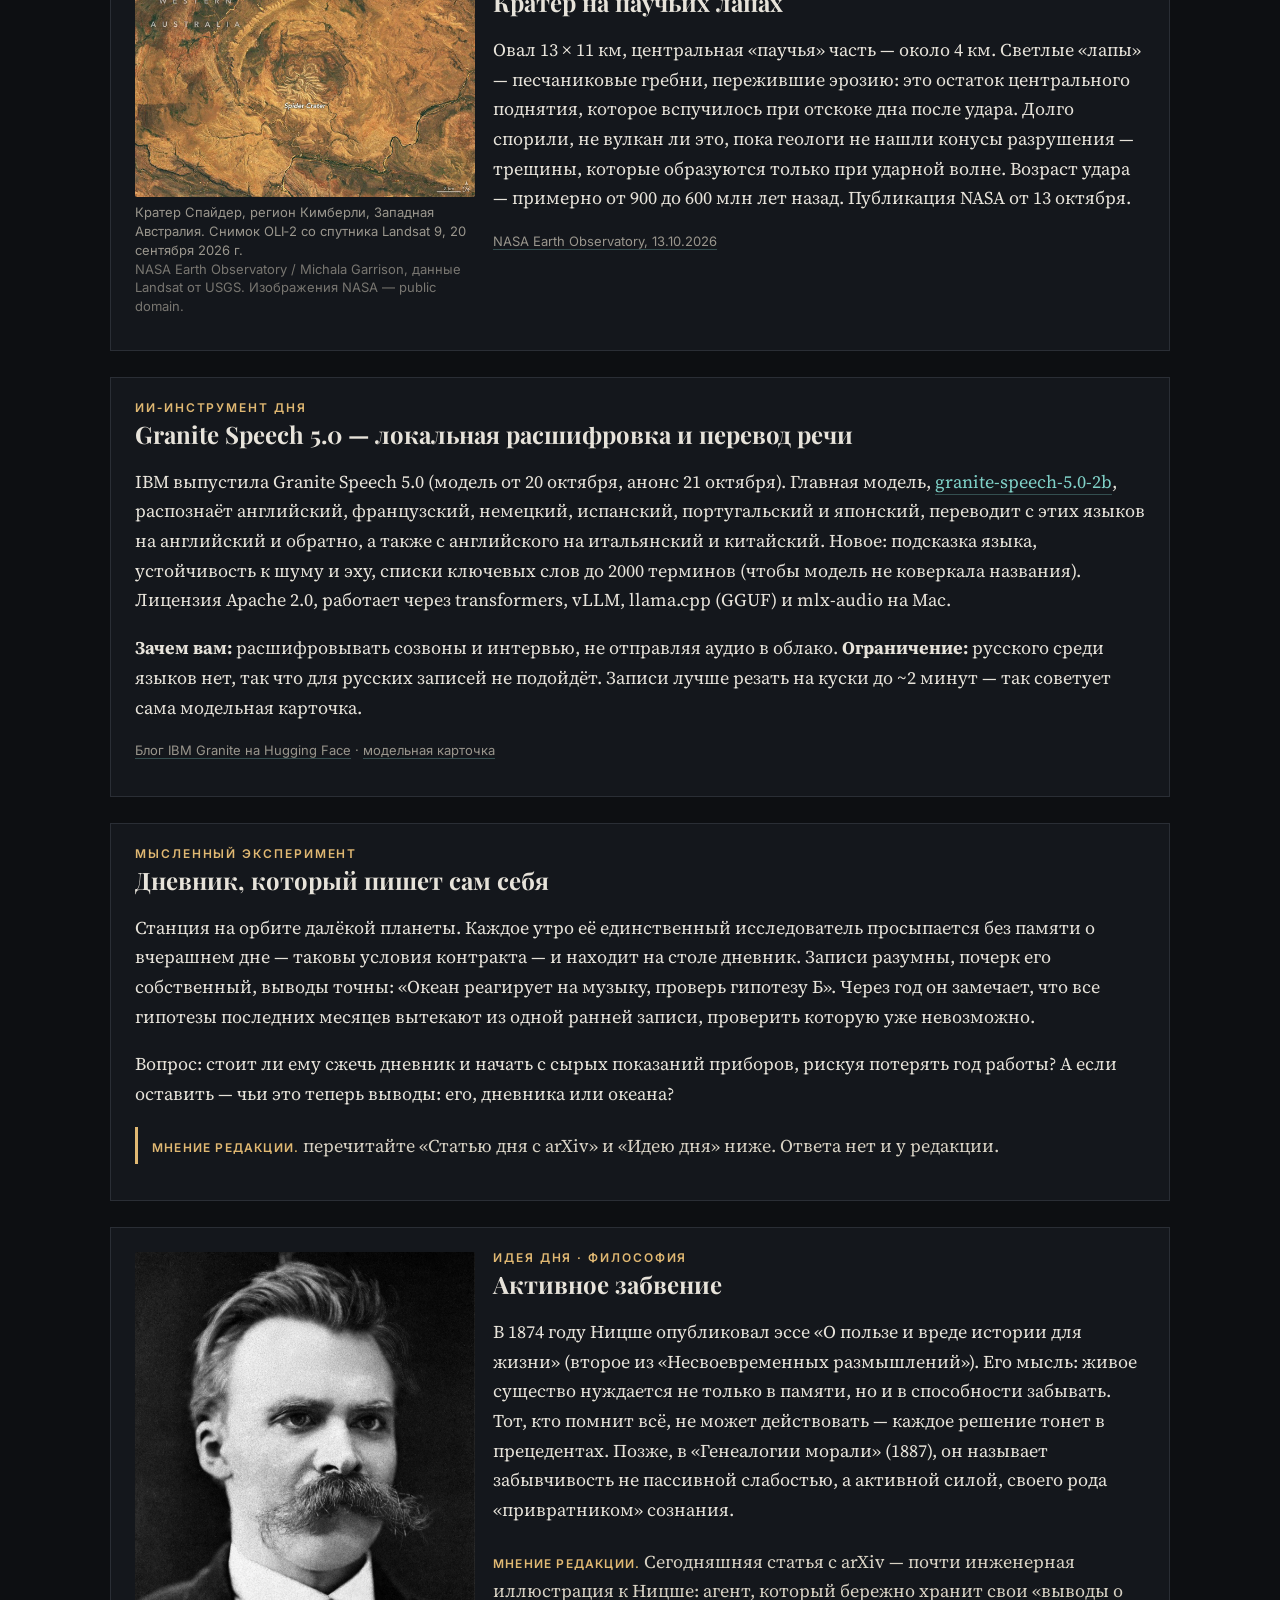
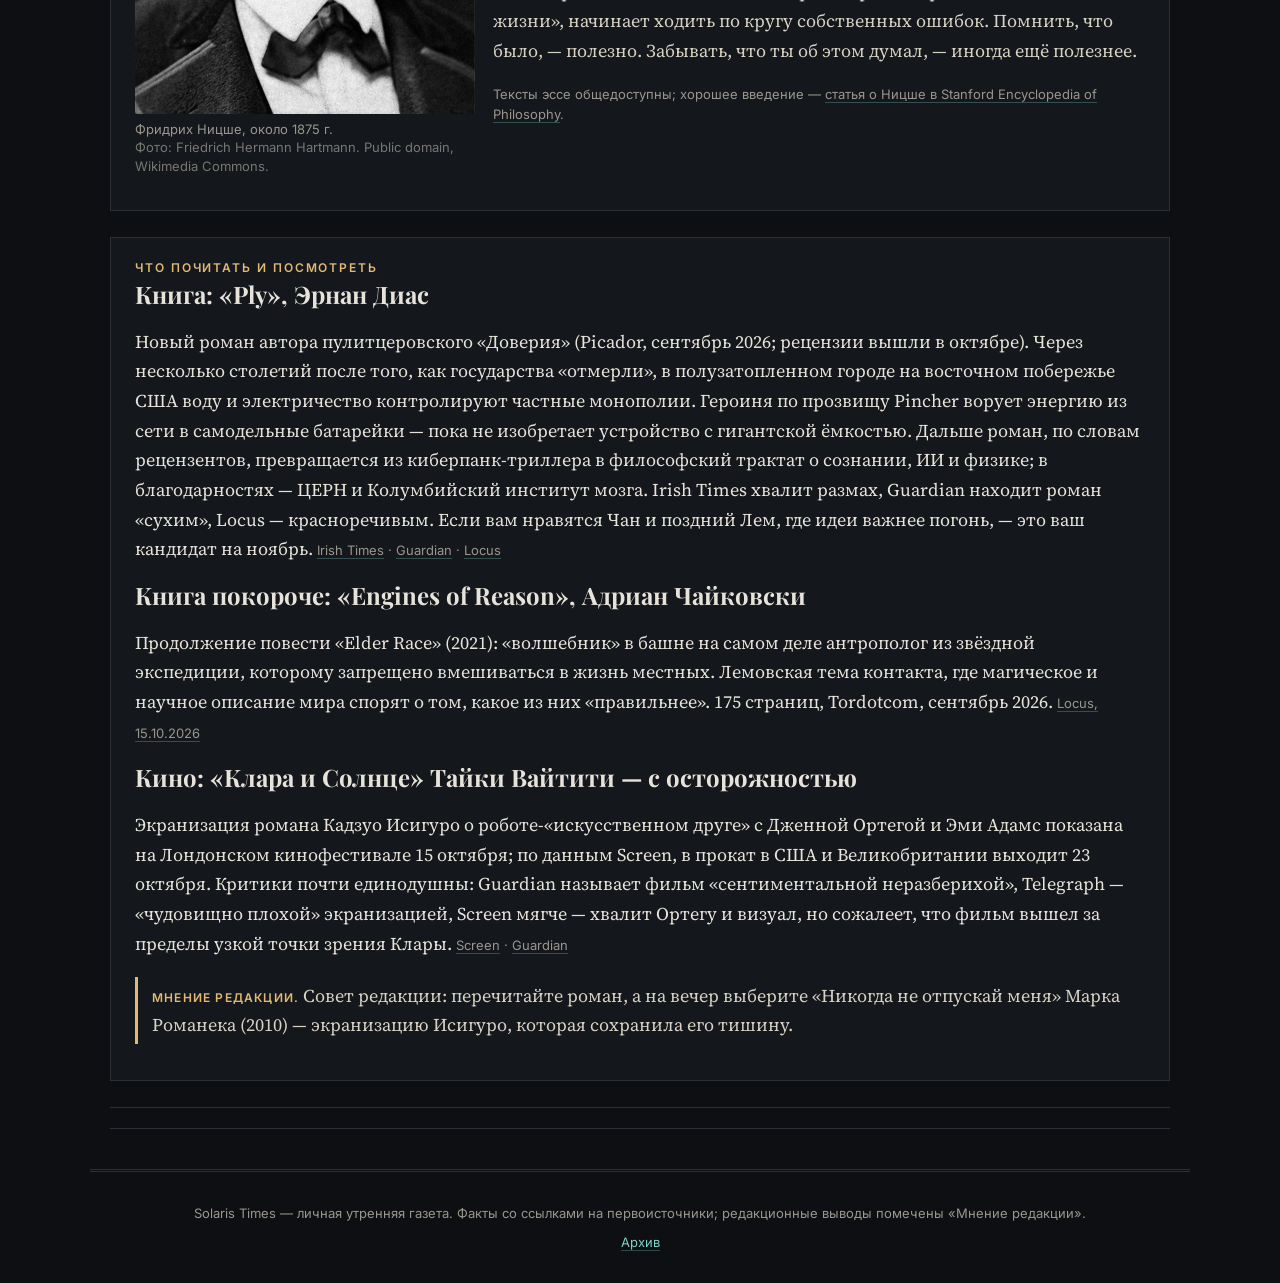
<file: issues/2026-10-22/index.html>
<!doctype html><html lang="ru"><head><meta charset="utf-8">
<meta name="viewport" content="width=device-width,initial-scale=1">
<title>Solaris Times № 1 — 2026-10-22</title><meta name="description" content="Агенты-исследователи, карта ощущений в мозге, бактерии-электрики, котята ирбиса в Саянах, кратер на паучьих лапах и полезное забвение по Ницше.">
<link rel="preconnect" href="https://fonts.googleapis.com"><link rel="preconnect" href="https://fonts.gstatic.com" crossorigin>
<link href="https://fonts.googleapis.com/css2?family=Playfair+Display:ital,wght@0,600;0,800;1,600&family=Source+Serif+4:ital,opsz,wght@0,8..60,400;0,8..60,600;1,8..60,400&family=Inter:wght@400;600&display=swap&subset=cyrillic" rel="stylesheet">
<link rel="stylesheet" href="../../assets/style.css"></head><body>
<header class="mast"><a class="brand" href="../../">Solaris Times</a>
<nav class="top"><a href="../../">Свежий номер</a><a href="../../archive/">Архив</a><a href="../../issues/2026-10-22/solaris-times-2026-10-22.pdf">Печатная версия</a></nav></header>
<main class="issue"><div class="dateline"><span>№ 1</span><span>четверг, 22 октября 2026</span><span>≈ 16 минут</span></div>
<p class="lede">Агенты-исследователи, карта ощущений в мозге, бактерии-электрики, котята ирбиса в Саянах, кратер на паучьих лапах и полезное забвение по Ницше.</p><nav class="pager"><span></span><span></span></nav><article class="lead">
<figure class="dark"><img src="../../assets/img/brain.png" alt="Гравюра: доли большого полушария, вид сбоку" loading="eager">
<figcaption>Доли большого полушария, вид сбоку. Островок, о котором речь в материале ниже, спрятан в глубине латеральной борозды — снаружи его не видно.<span class="cr">Иллюстрация из «Анатомии Грея» (1918), Henry Vandyke Carter. Public domain, Wikimedia Commons.</span></figcaption></figure>
<div class="text">
<p class="kicker">Главное · ИИ и наука</p>
<h2>Тысяча агентов разобрали мозг мыши за 32 минуты</h2>
<p>OpenAI вместе с PerturbAI и Scripps Research 21 октября описали эксперимент, который они называют «распределённым биологическим рассуждением». Тысячи агентов на модели GPT‑Rosalind взяли уже опубликованный CRISPR‑атлас мозга мыши — данные о том, как отключение отдельных генов меняет разные типы клеток, — и поделили его между собой: один агент, одно генное возмущение.</p>
<p>Каждый агент анализировал клеточный ответ, искал литературу и предлагал механизм. Отчёты свели в «атлас рассуждений»: гены, эффекты, публикации, гипотезы. Весь прогон занял 32 минуты; ручную работу того же объёма команда оценивает в срок от нескольких месяцев до года.</p>
<ul class="facts"><li>Агенты воспроизвели выводы, ранее полученные людьми, и добавили новые зацепки.</li>
<li>Их оценки новизны и ценности гипотез, по словам авторов, совпали с суждениями экспертов, работавших вслепую.</li>
<li>Среди находок — различия в действии двух генов, связанных с болезнями, и возможная связь регуляции холестерина с нейродегенерацией.</li></ul>
<p class="op">Важно читать это правильно: это генератор гипотез, а не открытие лекарства. Пока ни одна из зацепок не подтверждена в лаборатории, и сами авторы говорят о «приоритизации экспериментов». Но сдвиг масштаба настоящий: узким местом науки давно стали не данные, а люди, которым некогда их дочитать.</p>
<p class="src">Источник: <a href="https://openai.com/index/scaling-ai-research-for-complex-biological-data/">OpenAI, 21.10.2026</a>. Это объявление компании; рецензируемой статьи на момент выпуска мы не нашли.</p>
</div></article>

<article class="feature">
<p class="kicker">Большой материал · Мозг и тело</p>
<h2>Островок, который не только слушает тело, но и сочиняет ему сюжет</h2>
<div class="cols">
<p>Insula, или островок, — один из самых труднодоступных участков коры: он лежит в глубине мозга, под складками. Поэтому большинство знаний о нём получено томографией, то есть наблюдением со стороны. Команда Йозефа Парвизи из Стэнфорда пошла другим путём. Больше десяти лет исследователи работали с 87 пациентами, которым электроды вживили по медицинским показаниям, и аккуратно стимулировали разные точки островка, записывая, что человек чувствует. Результат опубликован в Nature 21 октября.</p>
<p>Картина получилась на удивление упорядоченной. Стимуляция задней части вызывала боль, тепло, покалывание и онемение в конкретных местах — руке, ноге. Средняя часть отвечала за «внутренние» ощущения: тошноту, давление, чувство наполненности в груди. А передняя часть оказалась связана с областями, отвечающими за мышление и эмоции, — то есть влияет не только на ощущение, но и на то, как мозг его толкует.</p>
<p>Парвизи формулирует это так: островок «не просто считывает тело — он отчасти влияет на историю о том, как тело следует чувствовать». Нейробиолог Люсина Аддин из UCLA, не участвовавшая в работе, назвала исследование «настоящим подвигом» и одним из самых полных по теме.</p>
<p class="op">Для тех, кто читал Уоттса, это почти сюжет «Ложной слепоты» в мирной версии: ощущение — уже интерпретация. И хорошая новость для медицины: если у боли есть «редактор», с ним, возможно, удастся договориться.</p>
<p class="src">Источники: <a href="https://www.nature.com/articles/d41586-026-03334-2">Nature News, 21.10.2026</a>; статья: Quabs J. et al., <a href="https://doi.org/10.1038/s41586-026-11175-2">Nature (2026)</a>.</p>
</div></article>

<section class="rubric">
<p class="kicker">Статья дня с arXiv</p>
<h3>Больше памяти — хуже агент</h3>
<p>Руохан Ван, Кишан Панаганти и Дунжуо Чжоу (Indiana University, Tencent), препринт <a href="https://arxiv.org/abs/2610.27406">arXiv:2610.27406</a> от 19 октября. Агенты на LLM любят учиться на своём опыте: записывают в память не только сырые прогоны, но и выведенные из них «правила». Авторы показывают, что ошибочное правило не просто живёт в памяти — оно влияет на новые прогоны, из которых потом выводится новое правило с той же ошибкой. Этот цикл они называют <em>error reproduction</em>.</p>
<p>Рецепт — Anti‑Persistence: хранить только траектории и результаты, а подсказку на конкретную задачу синтезировать заново и выбрасывать после выполнения. Как именно её строить (не строить вовсе, подражать успехам, выводить стратегию или анализировать провалы), выбирает контекстный бандит. На ALFWorld, WebShop и ScienceWorld с тремя открытыми моделями (Llama‑4‑Scout, Qwen3‑Coder‑Next, Gemma‑4‑31B) средний успех — 59,9% против 53,5% у памяти на траекториях и 49,0% у памяти на абстракциях, при минимальном среднем числе вызовов LLM.</p>
<p class="op">Практический вывод для тех, кто делает агентов с «заметками о себе»: храните факты, а мудрость пересобирайте на месте. Оговорка: три текстовых бенчмарка, и авторы сами называют свою статистику разведочной.</p>
</section>

<section class="rubric">
<p class="kicker">Цифра дня</p>
<h3>100 аттосекунд</h3>
<p>Столько длились самые короткие жёсткие рентгеновские импульсы, когда‑либо полученные на рентгеновском лазере на свободных электронах: от 100 до 400 аттосекунд (аттосекунда — миллиардная доля миллиардной доли секунды) при энергии фотонов около 9 кэВ. Рекорд поставили на установке LCLS в SLAC; прямо измерить такой импульс невозможно, поэтому команда разработала косвенный метод оценки длительности. Зачем: такие вспышки одновременно достаточно «жёсткие», чтобы заглянуть во внутренние оболочки атомов, и достаточно быстрые, чтобы «заморозить» движение электронов — в том числе в плотной плазме. Работа опубликована в Nature Photonics.</p>
<p class="src"><a href="https://www6.slac.stanford.edu/news/2026-10-20-slacs-x-ray-laser-sets-record-shortest-high-energy-pulses-ever-generated-xfel">SLAC, 20.10.2026</a></p>
</section>
<div class="grid">
<article class="note">
<figure><img src="../../assets/img/protein.png" alt="Трёхмерная модель белка миоглобина" loading="lazy">
<figcaption>Миоглобин — первый белок, чья пространственная структура была расшифрована (1958). Иллюстрация, не относится к RFD4‑Proteina.<span class="cr">AzaToth, Wikimedia Commons, public domain.</span></figcaption></figure>
<p class="kicker">Наука · Белки</p>
<h3>RFD4‑Proteina: дизайн белков с «режимом размышления»</h3>
<p>Институт дизайна белков UW Medicine (лаборатория нобелевского лауреата Дэвида Бейкера) и NVIDIA 21 октября представили открытую генеративную модель RFD4‑Proteina — гибрид линий RosettaFold Diffusion и Proteina‑Complexa. Как и языковые модели с регулируемым «усилием мысли», она может тратить больше вычислений на трудные задачи и одновременно уточняет последовательность, структуру белка и его партнёров. По данным института, на бенчмарках успех дизайна выше в 5–10 раз, а генерация быстрее в 5–10 раз; результаты подтверждены в лаборатории. Аспирант Сет Вудбери говорит, что спроектировал фермент, разрушающий пестицид, за несколько дней — прошлый, более слабый вариант занял месяцы.</p>
<p>В тот же день Nature опубликовала ещё одну работу о проектировании функциональных белков по описанию на естественном языке.</p>
<p class="src"><a href="https://newsroom.uw.edu/news-releases/researchers-achieve-major-advance-in-protein-design">UW Medicine, 21.10.2026</a> · <a href="https://www.nature.com/articles/s41586-026-11205-z">Nature, 21.10.2026</a></p>
</article>

<article class="note">
<p class="kicker">Хорошие новости · Химия</p>
<h3>Бактерии 600 млн лет делали то, за что химикам дали Нобеля в 2025‑м</h3>
<p>Металл‑органические каркасы (MOF) — гордость современной химии материалов, за них в 2025 году дали Нобелевскую премию. Оказалось, «кабельные бактерии» <em>Candidatus Electrothrix gigas</em> со дна моря строят из никелевого MOF проводящие нити длиной в сантиметры — примерно в 10 000 раз длиннее самой клетки. По ним бактерии переносят электроны от сульфидов в глубине осадка на сантиметры вверх. Это первый известный MOF биологического происхождения, а его проводимость, по словам ведущего автора Филипа Мейсмана (Антверпенский университет), «приближается к металлам». Такие структуры, вероятно, существуют около 600 млн лет. Команда уже готовит стартап.</p>
<p class="op">Природа снова сдала нам домашнее задание раньше, чем мы его задали.</p>
<p class="src"><a href="https://www.chemistryworld.com/news/bacteria-discovered-to-be-synthesising-metal-organic-frameworks-with-extraordinary-conductivity/4024399.article">Chemistry World, 22.10.2026</a>; статья: Meysman F.J.R. et al., <a href="https://doi.org/10.1038/s41467-026-76989-0">Nat. Commun. 17, 8814 (2026)</a>.</p>
</article>
</div>

<div class="grid">
<article class="note">
<p class="kicker">Наука в России</p>
<h3>Почему фермент‑«ножницы» не привередлив к ДНК</h3>
<p>Эндонуклеаза VIII — бактериальный фермент, который чинит повреждённую ДНК, а в лабораториях помогает искать мутации в опухолях и собирать генные конструкции. Её ценят за «всеядность»: она режет ДНК независимо от последовательности, но почему — было непонятно. Учёные ИХБФМ им. Кнорре СО РАН (Новосибирск) научились массово получать комплексы фермента с разными участками ДНК, вырастили кристаллы и сняли их рентгеноструктурно на синхротроне в Шанхае. Механизм «всеядности» найден, а значит, фермент можно целенаправленно улучшать. Статья — в журнале DNA Repair, грант РНФ № 21‑64‑00017‑П.</p>
<p class="src"><a href="https://www.rscf.ru/news/biology/obnaruzheny-novye-svoystva-fermenta-sposobnogo-razrezat-molekuly-dnk/">РНФ, 21.10.2026</a> (со ссылкой на пресс‑службу ИХБФМ СО РАН)</p>
</article>
<article class="note">
<p class="kicker">Хорошие новости из России</p>
<h3>У Таджички снова котята: ирбисов в Саянах уже 21</h3>
<p>Фотоловушка Саяно‑Шушенского заповедника сняла самку снежного барса по кличке Таджичка с двумя котятами; беременность заметили весной, летом подтвердили лактацию. Котята уже пробуют камеру на зуб. Таджичку привезли из Таджикистана в 2019 году — это был первый в мире эксперимент по переселению ирбиса ради спасения популяции. Теперь у неё четвёртый выводок и девять котят за жизнь, а всего ирбисов на заповедной территории — 21. Новость от 6 октября: старше нашего окна, но слишком хорошая, чтобы её пропустить.</p>
<p class="src"><a href="http://nature.kremlin.ru/news/563">«Дикая природа России», 06.10.2026</a></p>
</article>
</div>
<section class="rubric">
<figure><img src="../../assets/img/spider-crater.jpg" alt="Спутниковый снимок кратера Спайдер в Западной Австралии: светлые гребни расходятся от центра, как лапы паука" loading="lazy">
<figcaption>Кратер Спайдер, регион Кимберли, Западная Австралия. Снимок OLI‑2 со спутника Landsat 9, 20 сентября 2026 г.<span class="cr">NASA Earth Observatory / Michala Garrison, данные Landsat от USGS. Изображения NASA — public domain.</span></figcaption></figure>
<p class="kicker">Кадр дня</p>
<h3>Кратер на паучьих лапах</h3>
<p>Овал 13 × 11 км, центральная «паучья» часть — около 4 км. Светлые «лапы» — песчаниковые гребни, пережившие эрозию: это остаток центрального поднятия, которое вспучилось при отскоке дна после удара. Долго спорили, не вулкан ли это, пока геологи не нашли конусы разрушения — трещины, которые образуются только при ударной волне. Возраст удара — примерно от 900 до 600 млн лет назад. Публикация NASA от 13 октября.</p>
<p class="src"><a href="https://science.nasa.gov/earth/earth-observatory/an-impact-structure-with-legs/">NASA Earth Observatory, 13.10.2026</a></p>
</section>
<section class="rubric">
<p class="kicker">ИИ‑инструмент дня</p>
<h3>Granite Speech 5.0 — локальная расшифровка и перевод речи</h3>
<p>IBM выпустила Granite Speech 5.0 (модель от 20 октября, анонс 21 октября). Главная модель, <a href="https://huggingface.co/ibm-granite/granite-speech-5.0-2b">granite‑speech‑5.0‑2b</a>, распознаёт английский, французский, немецкий, испанский, португальский и японский, переводит с этих языков на английский и обратно, а также с английского на итальянский и китайский. Новое: подсказка языка, устойчивость к шуму и эху, списки ключевых слов до 2000 терминов (чтобы модель не коверкала названия). Лицензия Apache 2.0, работает через transformers, vLLM, llama.cpp (GGUF) и mlx‑audio на Mac.</p>
<p><strong>Зачем вам:</strong> расшифровывать созвоны и интервью, не отправляя аудио в облако. <strong>Ограничение:</strong> русского среди языков нет, так что для русских записей не подойдёт. Записи лучше резать на куски до ~2 минут — так советует сама модельная карточка.</p>
<p class="src"><a href="https://huggingface.co/blog/ibm-granite/granite-speech-5">Блог IBM Granite на Hugging Face</a> · <a href="https://huggingface.co/ibm-granite/granite-speech-5.0-2b">модельная карточка</a></p>
</section>

<section class="rubric">
<p class="kicker">Мысленный эксперимент</p>
<h3>Дневник, который пишет сам себя</h3>
<p>Станция на орбите далёкой планеты. Каждое утро её единственный исследователь просыпается без памяти о вчерашнем дне — таковы условия контракта — и находит на столе дневник. Записи разумны, почерк его собственный, выводы точны: «Океан реагирует на музыку, проверь гипотезу Б». Через год он замечает, что все гипотезы последних месяцев вытекают из одной ранней записи, проверить которую уже невозможно.</p>
<p>Вопрос: стоит ли ему сжечь дневник и начать с сырых показаний приборов, рискуя потерять год работы? А если оставить — чьи это теперь выводы: его, дневника или океана?</p>
<p class="op">перечитайте «Статью дня с arXiv» и «Идею дня» ниже. Ответа нет и у редакции.</p>
</section>
<section class="rubric">
<figure style="max-width:260px;float:right;margin:0 0 12px 20px"><img src="../../assets/img/nietzsche.jpg" alt="Фридрих Ницше, около 1875 года" loading="lazy">
<figcaption>Фридрих Ницше, около 1875 г.<span class="cr">Фото: Friedrich Hermann Hartmann. Public domain, Wikimedia Commons.</span></figcaption></figure>
<p class="kicker">Идея дня · Философия</p>
<h3>Активное забвение</h3>
<p>В 1874 году Ницше опубликовал эссе «О пользе и вреде истории для жизни» (второе из «Несвоевременных размышлений»). Его мысль: живое существо нуждается не только в памяти, но и в способности забывать. Тот, кто помнит всё, не может действовать — каждое решение тонет в прецедентах. Позже, в «Генеалогии морали» (1887), он называет забывчивость не пассивной слабостью, а активной силой, своего рода «привратником» сознания.</p>
<p class="op">Сегодняшняя статья с arXiv — почти инженерная иллюстрация к Ницше: агент, который бережно хранит свои «выводы о жизни», начинает ходить по кругу собственных ошибок. Помнить, что было, — полезно. Забывать, что ты об этом думал, — иногда ещё полезнее.</p>
<p class="src">Тексты эссе общедоступны; хорошее введение — <a href="https://plato.stanford.edu/entries/nietzsche/">статья о Ницше в Stanford Encyclopedia of Philosophy</a>.</p>
<div style="clear:both"></div>
</section>

<section class="rubric">
<p class="kicker">Что почитать и посмотреть</p>
<h3>Книга: «Ply», Эрнан Диас</h3>
<p>Новый роман автора пулитцеровского «Доверия» (Picador, сентябрь 2026; рецензии вышли в октябре). Через несколько столетий после того, как государства «отмерли», в полузатопленном городе на восточном побережье США воду и электричество контролируют частные монополии. Героиня по прозвищу Pincher ворует энергию из сети в самодельные батарейки — пока не изобретает устройство с гигантской ёмкостью. Дальше роман, по словам рецензентов, превращается из киберпанк‑триллера в философский трактат о сознании, ИИ и физике; в благодарностях — ЦЕРН и Колумбийский институт мозга. Irish Times хвалит размах, Guardian находит роман «сухим», Locus — красноречивым. Если вам нравятся Чан и поздний Лем, где идеи важнее погонь, — это ваш кандидат на ноябрь. <span class="src"><a href="https://www.irishtimes.com/culture/books/review/2026/10/10/ply-by-hernan-diaz-sci-fi-thriller-and-philosophical-treatise-a-marvel-of-breadth-and-concept/">Irish Times</a> · <a href="https://www.theguardian.com/books/2026/oct/14/ply-by-hernan-diaz-review-pulitzer-winners-dry-vision-of-far-future-america">Guardian</a> · <a href="https://locusmag.com/review/ply-by-hernan-diaz-review-by-niall-harrison/">Locus</a></span></p>
<h3>Книга покороче: «Engines of Reason», Адриан Чайковски</h3>
<p>Продолжение повести «Elder Race» (2021): «волшебник» в башне на самом деле антрополог из звёздной экспедиции, которому запрещено вмешиваться в жизнь местных. Лемовская тема контакта, где магическое и научное описание мира спорят о том, какое из них «правильнее». 175 страниц, Tordotcom, сентябрь 2026. <span class="src"><a href="https://locusmag.com/review/engines-of-reason-by-adrian-tchaikovsky-review-by-russell-letson/">Locus, 15.10.2026</a></span></p>
<h3>Кино: «Клара и Солнце» Тайки Вайтити — с осторожностью</h3>
<p>Экранизация романа Кадзуо Исигуро о роботе‑«искусственном друге» с Дженной Ортегой и Эми Адамс показана на Лондонском кинофестивале 15 октября; по данным Screen, в прокат в США и Великобритании выходит 23 октября. Критики почти единодушны: Guardian называет фильм «сентиментальной неразберихой», Telegraph — «чудовищно плохой» экранизацией, Screen мягче — хвалит Ортегу и визуал, но сожалеет, что фильм вышел за пределы узкой точки зрения Клары. <span class="src"><a href="https://www.screendaily.com/reviews/klara-and-the-sun-review-jenna-ortega-stars-in-taika-waititis-overstuffed-adaptation-of-the-kazuo-ishiguro-novel/5221529.article">Screen</a> · <a href="https://www.theguardian.com/film/2026/oct/15/klara-and-the-sun-review-taika-waititi-kazuo-ishiguro">Guardian</a></span></p>
<p class="op">Совет редакции: перечитайте роман, а на вечер выберите «Никогда не отпускай меня» Марка Романека (2010) — экранизацию Исигуро, которая сохранила его тишину.</p>
</section>
<nav class="pager"><span></span><span></span></nav></main>
<footer class="foot"><p>Solaris Times — личная утренняя газета. Факты со ссылками на первоисточники; редакционные выводы помечены «Мнение редакции».</p>
<p><a href="../../archive/">Архив</a></p></footer></body></html>
</file>
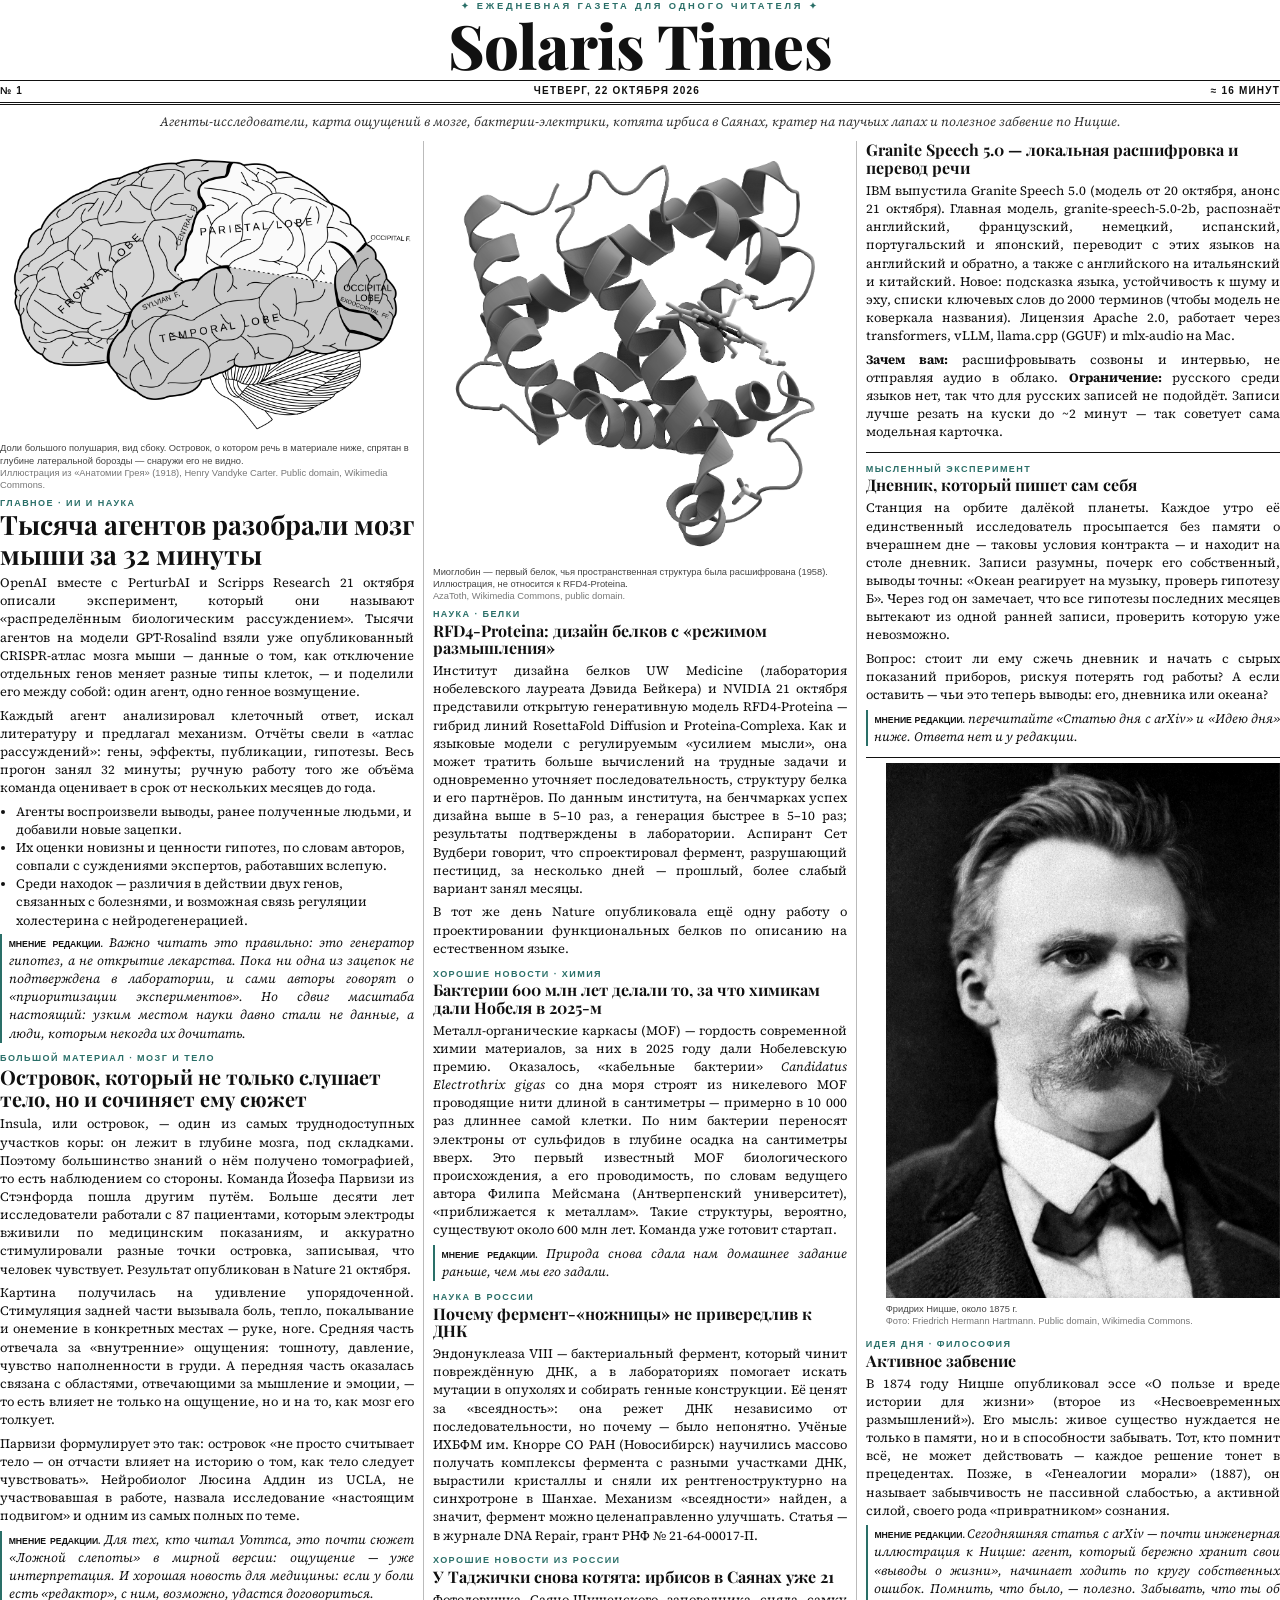
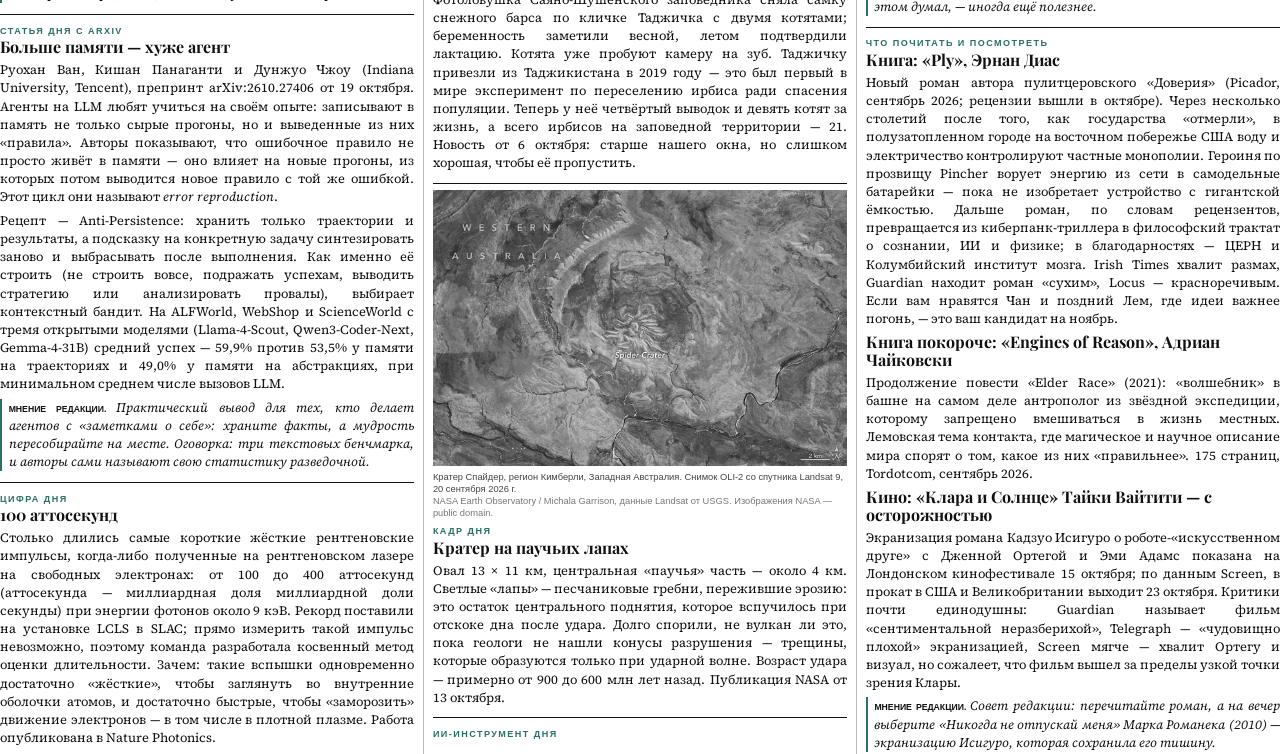
<file: issues/2026-10-22/print.html>
<!doctype html><html lang="ru"><head><meta charset="utf-8"><title>Solaris Times № 1 — печать</title>
<link href="https://fonts.googleapis.com/css2?family=Playfair+Display:wght@700;800&family=Source+Serif+4:ital,opsz,wght@0,8..60,400;0,8..60,600;1,8..60,400&display=swap&subset=cyrillic" rel="stylesheet">
<link rel="stylesheet" href="../../assets/print.css"></head><body>
<header class="pm"><div class="orbit">✦ ежедневная газета для одного читателя ✦</div><h1>Solaris Times</h1>
<div class="pd"><span>№ 1</span><span>четверг, 22 октября 2026</span><span>≈ 16 минут</span></div></header>
<p class="lede">Агенты-исследователи, карта ощущений в мозге, бактерии-электрики, котята ирбиса в Саянах, кратер на паучьих лапах и полезное забвение по Ницше.</p><div class="paper"><article class="lead">
<figure class="dark"><img src="../../assets/img/brain.png" alt="Гравюра: доли большого полушария, вид сбоку" loading="eager">
<figcaption>Доли большого полушария, вид сбоку. Островок, о котором речь в материале ниже, спрятан в глубине латеральной борозды — снаружи его не видно.<span class="cr">Иллюстрация из «Анатомии Грея» (1918), Henry Vandyke Carter. Public domain, Wikimedia Commons.</span></figcaption></figure>
<div class="text">
<p class="kicker">Главное · ИИ и наука</p>
<h2>Тысяча агентов разобрали мозг мыши за 32 минуты</h2>
<p>OpenAI вместе с PerturbAI и Scripps Research 21 октября описали эксперимент, который они называют «распределённым биологическим рассуждением». Тысячи агентов на модели GPT‑Rosalind взяли уже опубликованный CRISPR‑атлас мозга мыши — данные о том, как отключение отдельных генов меняет разные типы клеток, — и поделили его между собой: один агент, одно генное возмущение.</p>
<p>Каждый агент анализировал клеточный ответ, искал литературу и предлагал механизм. Отчёты свели в «атлас рассуждений»: гены, эффекты, публикации, гипотезы. Весь прогон занял 32 минуты; ручную работу того же объёма команда оценивает в срок от нескольких месяцев до года.</p>
<ul class="facts"><li>Агенты воспроизвели выводы, ранее полученные людьми, и добавили новые зацепки.</li>
<li>Их оценки новизны и ценности гипотез, по словам авторов, совпали с суждениями экспертов, работавших вслепую.</li>
<li>Среди находок — различия в действии двух генов, связанных с болезнями, и возможная связь регуляции холестерина с нейродегенерацией.</li></ul>
<p class="op">Важно читать это правильно: это генератор гипотез, а не открытие лекарства. Пока ни одна из зацепок не подтверждена в лаборатории, и сами авторы говорят о «приоритизации экспериментов». Но сдвиг масштаба настоящий: узким местом науки давно стали не данные, а люди, которым некогда их дочитать.</p>
<p class="src">Источник: OpenAI, 21.10.2026. Это объявление компании; рецензируемой статьи на момент выпуска мы не нашли.</p>
</div></article>

<article class="feature">
<p class="kicker">Большой материал · Мозг и тело</p>
<h2>Островок, который не только слушает тело, но и сочиняет ему сюжет</h2>
<div class="cols">
<p>Insula, или островок, — один из самых труднодоступных участков коры: он лежит в глубине мозга, под складками. Поэтому большинство знаний о нём получено томографией, то есть наблюдением со стороны. Команда Йозефа Парвизи из Стэнфорда пошла другим путём. Больше десяти лет исследователи работали с 87 пациентами, которым электроды вживили по медицинским показаниям, и аккуратно стимулировали разные точки островка, записывая, что человек чувствует. Результат опубликован в Nature 21 октября.</p>
<p>Картина получилась на удивление упорядоченной. Стимуляция задней части вызывала боль, тепло, покалывание и онемение в конкретных местах — руке, ноге. Средняя часть отвечала за «внутренние» ощущения: тошноту, давление, чувство наполненности в груди. А передняя часть оказалась связана с областями, отвечающими за мышление и эмоции, — то есть влияет не только на ощущение, но и на то, как мозг его толкует.</p>
<p>Парвизи формулирует это так: островок «не просто считывает тело — он отчасти влияет на историю о том, как тело следует чувствовать». Нейробиолог Люсина Аддин из UCLA, не участвовавшая в работе, назвала исследование «настоящим подвигом» и одним из самых полных по теме.</p>
<p class="op">Для тех, кто читал Уоттса, это почти сюжет «Ложной слепоты» в мирной версии: ощущение — уже интерпретация. И хорошая новость для медицины: если у боли есть «редактор», с ним, возможно, удастся договориться.</p>
<p class="src">Источники: Nature News, 21.10.2026; статья: Quabs J. et al., Nature (2026).</p>
</div></article>

<section class="rubric">
<p class="kicker">Статья дня с arXiv</p>
<h3>Больше памяти — хуже агент</h3>
<p>Руохан Ван, Кишан Панаганти и Дунжуо Чжоу (Indiana University, Tencent), препринт arXiv:2610.27406 от 19 октября. Агенты на LLM любят учиться на своём опыте: записывают в память не только сырые прогоны, но и выведенные из них «правила». Авторы показывают, что ошибочное правило не просто живёт в памяти — оно влияет на новые прогоны, из которых потом выводится новое правило с той же ошибкой. Этот цикл они называют <em>error reproduction</em>.</p>
<p>Рецепт — Anti‑Persistence: хранить только траектории и результаты, а подсказку на конкретную задачу синтезировать заново и выбрасывать после выполнения. Как именно её строить (не строить вовсе, подражать успехам, выводить стратегию или анализировать провалы), выбирает контекстный бандит. На ALFWorld, WebShop и ScienceWorld с тремя открытыми моделями (Llama‑4‑Scout, Qwen3‑Coder‑Next, Gemma‑4‑31B) средний успех — 59,9% против 53,5% у памяти на траекториях и 49,0% у памяти на абстракциях, при минимальном среднем числе вызовов LLM.</p>
<p class="op">Практический вывод для тех, кто делает агентов с «заметками о себе»: храните факты, а мудрость пересобирайте на месте. Оговорка: три текстовых бенчмарка, и авторы сами называют свою статистику разведочной.</p>
</section>

<section class="rubric">
<p class="kicker">Цифра дня</p>
<h3>100 аттосекунд</h3>
<p>Столько длились самые короткие жёсткие рентгеновские импульсы, когда‑либо полученные на рентгеновском лазере на свободных электронах: от 100 до 400 аттосекунд (аттосекунда — миллиардная доля миллиардной доли секунды) при энергии фотонов около 9 кэВ. Рекорд поставили на установке LCLS в SLAC; прямо измерить такой импульс невозможно, поэтому команда разработала косвенный метод оценки длительности. Зачем: такие вспышки одновременно достаточно «жёсткие», чтобы заглянуть во внутренние оболочки атомов, и достаточно быстрые, чтобы «заморозить» движение электронов — в том числе в плотной плазме. Работа опубликована в Nature Photonics.</p>
<p class="src">SLAC, 20.10.2026</p>
</section>
<div class="grid">
<article class="note">
<figure><img src="../../assets/img/protein.png" alt="Трёхмерная модель белка миоглобина" loading="lazy">
<figcaption>Миоглобин — первый белок, чья пространственная структура была расшифрована (1958). Иллюстрация, не относится к RFD4‑Proteina.<span class="cr">AzaToth, Wikimedia Commons, public domain.</span></figcaption></figure>
<p class="kicker">Наука · Белки</p>
<h3>RFD4‑Proteina: дизайн белков с «режимом размышления»</h3>
<p>Институт дизайна белков UW Medicine (лаборатория нобелевского лауреата Дэвида Бейкера) и NVIDIA 21 октября представили открытую генеративную модель RFD4‑Proteina — гибрид линий RosettaFold Diffusion и Proteina‑Complexa. Как и языковые модели с регулируемым «усилием мысли», она может тратить больше вычислений на трудные задачи и одновременно уточняет последовательность, структуру белка и его партнёров. По данным института, на бенчмарках успех дизайна выше в 5–10 раз, а генерация быстрее в 5–10 раз; результаты подтверждены в лаборатории. Аспирант Сет Вудбери говорит, что спроектировал фермент, разрушающий пестицид, за несколько дней — прошлый, более слабый вариант занял месяцы.</p>
<p>В тот же день Nature опубликовала ещё одну работу о проектировании функциональных белков по описанию на естественном языке.</p>
<p class="src">UW Medicine, 21.10.2026 · Nature, 21.10.2026</p>
</article>

<article class="note">
<p class="kicker">Хорошие новости · Химия</p>
<h3>Бактерии 600 млн лет делали то, за что химикам дали Нобеля в 2025‑м</h3>
<p>Металл‑органические каркасы (MOF) — гордость современной химии материалов, за них в 2025 году дали Нобелевскую премию. Оказалось, «кабельные бактерии» <em>Candidatus Electrothrix gigas</em> со дна моря строят из никелевого MOF проводящие нити длиной в сантиметры — примерно в 10 000 раз длиннее самой клетки. По ним бактерии переносят электроны от сульфидов в глубине осадка на сантиметры вверх. Это первый известный MOF биологического происхождения, а его проводимость, по словам ведущего автора Филипа Мейсмана (Антверпенский университет), «приближается к металлам». Такие структуры, вероятно, существуют около 600 млн лет. Команда уже готовит стартап.</p>
<p class="op">Природа снова сдала нам домашнее задание раньше, чем мы его задали.</p>
<p class="src">Chemistry World, 22.10.2026; статья: Meysman F.J.R. et al., Nat. Commun. 17, 8814 (2026).</p>
</article>
</div>

<div class="grid">
<article class="note">
<p class="kicker">Наука в России</p>
<h3>Почему фермент‑«ножницы» не привередлив к ДНК</h3>
<p>Эндонуклеаза VIII — бактериальный фермент, который чинит повреждённую ДНК, а в лабораториях помогает искать мутации в опухолях и собирать генные конструкции. Её ценят за «всеядность»: она режет ДНК независимо от последовательности, но почему — было непонятно. Учёные ИХБФМ им. Кнорре СО РАН (Новосибирск) научились массово получать комплексы фермента с разными участками ДНК, вырастили кристаллы и сняли их рентгеноструктурно на синхротроне в Шанхае. Механизм «всеядности» найден, а значит, фермент можно целенаправленно улучшать. Статья — в журнале DNA Repair, грант РНФ № 21‑64‑00017‑П.</p>
<p class="src">РНФ, 21.10.2026 (со ссылкой на пресс‑службу ИХБФМ СО РАН)</p>
</article>
<article class="note">
<p class="kicker">Хорошие новости из России</p>
<h3>У Таджички снова котята: ирбисов в Саянах уже 21</h3>
<p>Фотоловушка Саяно‑Шушенского заповедника сняла самку снежного барса по кличке Таджичка с двумя котятами; беременность заметили весной, летом подтвердили лактацию. Котята уже пробуют камеру на зуб. Таджичку привезли из Таджикистана в 2019 году — это был первый в мире эксперимент по переселению ирбиса ради спасения популяции. Теперь у неё четвёртый выводок и девять котят за жизнь, а всего ирбисов на заповедной территории — 21. Новость от 6 октября: старше нашего окна, но слишком хорошая, чтобы её пропустить.</p>
<p class="src">«Дикая природа России», 06.10.2026</p>
</article>
</div>
<section class="rubric">
<figure><img src="../../assets/img/spider-crater.jpg" alt="Спутниковый снимок кратера Спайдер в Западной Австралии: светлые гребни расходятся от центра, как лапы паука" loading="lazy">
<figcaption>Кратер Спайдер, регион Кимберли, Западная Австралия. Снимок OLI‑2 со спутника Landsat 9, 20 сентября 2026 г.<span class="cr">NASA Earth Observatory / Michala Garrison, данные Landsat от USGS. Изображения NASA — public domain.</span></figcaption></figure>
<p class="kicker">Кадр дня</p>
<h3>Кратер на паучьих лапах</h3>
<p>Овал 13 × 11 км, центральная «паучья» часть — около 4 км. Светлые «лапы» — песчаниковые гребни, пережившие эрозию: это остаток центрального поднятия, которое вспучилось при отскоке дна после удара. Долго спорили, не вулкан ли это, пока геологи не нашли конусы разрушения — трещины, которые образуются только при ударной волне. Возраст удара — примерно от 900 до 600 млн лет назад. Публикация NASA от 13 октября.</p>
<p class="src">NASA Earth Observatory, 13.10.2026</p>
</section>
<section class="rubric">
<p class="kicker">ИИ‑инструмент дня</p>
<h3>Granite Speech 5.0 — локальная расшифровка и перевод речи</h3>
<p>IBM выпустила Granite Speech 5.0 (модель от 20 октября, анонс 21 октября). Главная модель, granite‑speech‑5.0‑2b, распознаёт английский, французский, немецкий, испанский, португальский и японский, переводит с этих языков на английский и обратно, а также с английского на итальянский и китайский. Новое: подсказка языка, устойчивость к шуму и эху, списки ключевых слов до 2000 терминов (чтобы модель не коверкала названия). Лицензия Apache 2.0, работает через transformers, vLLM, llama.cpp (GGUF) и mlx‑audio на Mac.</p>
<p><strong>Зачем вам:</strong> расшифровывать созвоны и интервью, не отправляя аудио в облако. <strong>Ограничение:</strong> русского среди языков нет, так что для русских записей не подойдёт. Записи лучше резать на куски до ~2 минут — так советует сама модельная карточка.</p>
<p class="src">Блог IBM Granite на Hugging Face · модельная карточка</p>
</section>

<section class="rubric">
<p class="kicker">Мысленный эксперимент</p>
<h3>Дневник, который пишет сам себя</h3>
<p>Станция на орбите далёкой планеты. Каждое утро её единственный исследователь просыпается без памяти о вчерашнем дне — таковы условия контракта — и находит на столе дневник. Записи разумны, почерк его собственный, выводы точны: «Океан реагирует на музыку, проверь гипотезу Б». Через год он замечает, что все гипотезы последних месяцев вытекают из одной ранней записи, проверить которую уже невозможно.</p>
<p>Вопрос: стоит ли ему сжечь дневник и начать с сырых показаний приборов, рискуя потерять год работы? А если оставить — чьи это теперь выводы: его, дневника или океана?</p>
<p class="op">перечитайте «Статью дня с arXiv» и «Идею дня» ниже. Ответа нет и у редакции.</p>
</section>
<section class="rubric">
<figure style="max-width:260px;float:right;margin:0 0 12px 20px"><img src="../../assets/img/nietzsche.jpg" alt="Фридрих Ницше, около 1875 года" loading="lazy">
<figcaption>Фридрих Ницше, около 1875 г.<span class="cr">Фото: Friedrich Hermann Hartmann. Public domain, Wikimedia Commons.</span></figcaption></figure>
<p class="kicker">Идея дня · Философия</p>
<h3>Активное забвение</h3>
<p>В 1874 году Ницше опубликовал эссе «О пользе и вреде истории для жизни» (второе из «Несвоевременных размышлений»). Его мысль: живое существо нуждается не только в памяти, но и в способности забывать. Тот, кто помнит всё, не может действовать — каждое решение тонет в прецедентах. Позже, в «Генеалогии морали» (1887), он называет забывчивость не пассивной слабостью, а активной силой, своего рода «привратником» сознания.</p>
<p class="op">Сегодняшняя статья с arXiv — почти инженерная иллюстрация к Ницше: агент, который бережно хранит свои «выводы о жизни», начинает ходить по кругу собственных ошибок. Помнить, что было, — полезно. Забывать, что ты об этом думал, — иногда ещё полезнее.</p>
<p class="src">Тексты эссе общедоступны; хорошее введение — статья о Ницше в Stanford Encyclopedia of Philosophy.</p>
<div style="clear:both"></div>
</section>

<section class="rubric">
<p class="kicker">Что почитать и посмотреть</p>
<h3>Книга: «Ply», Эрнан Диас</h3>
<p>Новый роман автора пулитцеровского «Доверия» (Picador, сентябрь 2026; рецензии вышли в октябре). Через несколько столетий после того, как государства «отмерли», в полузатопленном городе на восточном побережье США воду и электричество контролируют частные монополии. Героиня по прозвищу Pincher ворует энергию из сети в самодельные батарейки — пока не изобретает устройство с гигантской ёмкостью. Дальше роман, по словам рецензентов, превращается из киберпанк‑триллера в философский трактат о сознании, ИИ и физике; в благодарностях — ЦЕРН и Колумбийский институт мозга. Irish Times хвалит размах, Guardian находит роман «сухим», Locus — красноречивым. Если вам нравятся Чан и поздний Лем, где идеи важнее погонь, — это ваш кандидат на ноябрь. <span class="src">Irish Times · Guardian · Locus</span></p>
<h3>Книга покороче: «Engines of Reason», Адриан Чайковски</h3>
<p>Продолжение повести «Elder Race» (2021): «волшебник» в башне на самом деле антрополог из звёздной экспедиции, которому запрещено вмешиваться в жизнь местных. Лемовская тема контакта, где магическое и научное описание мира спорят о том, какое из них «правильнее». 175 страниц, Tordotcom, сентябрь 2026. <span class="src">Locus, 15.10.2026</span></p>
<h3>Кино: «Клара и Солнце» Тайки Вайтити — с осторожностью</h3>
<p>Экранизация романа Кадзуо Исигуро о роботе‑«искусственном друге» с Дженной Ортегой и Эми Адамс показана на Лондонском кинофестивале 15 октября; по данным Screen, в прокат в США и Великобритании выходит 23 октября. Критики почти единодушны: Guardian называет фильм «сентиментальной неразберихой», Telegraph — «чудовищно плохой» экранизацией, Screen мягче — хвалит Ортегу и визуал, но сожалеет, что фильм вышел за пределы узкой точки зрения Клары. <span class="src">Screen · Guardian</span></p>
<p class="op">Совет редакции: перечитайте роман, а на вечер выберите «Никогда не отпускай меня» Марка Романека (2010) — экранизацию Исигуро, которая сохранила его тишину.</p>
</section>
</div>
</body></html>
</file>
<file: assets/style.css>
:root{--bg:#0d0f12;--paper:#14171c;--ink:#e7e3da;--mute:#9a968d;--line:#2a2e35;--acc:#7fd1c7;--warm:#e0b872}
*{box-sizing:border-box}html{-webkit-text-size-adjust:100%}
body{margin:0;background:var(--bg);color:var(--ink);font:18px/1.65 "Source Serif 4",Georgia,serif}
a{color:var(--acc);text-decoration:none;border-bottom:1px solid rgba(127,209,199,.3)}a:hover{border-color:var(--acc)}
.mast{max-width:1100px;margin:0 auto;padding:28px 20px 10px;text-align:center;border-bottom:3px double var(--line)}
.brand{font:800 clamp(44px,9vw,96px)/1 "Playfair Display",serif;letter-spacing:-.02em;color:var(--ink);border:0;
 background:linear-gradient(180deg,#f3efe6 30%,#7fd1c7 140%);-webkit-background-clip:text;background-clip:text;-webkit-text-fill-color:transparent}
.top{margin-top:10px;font:600 13px Inter,sans-serif;text-transform:uppercase;letter-spacing:.14em}.top a{border:0;color:var(--mute);margin:0 12px}
main{max-width:1100px;margin:0 auto;padding:0 20px}
.dateline{display:flex;justify-content:space-between;gap:10px;flex-wrap:wrap;font:600 12px Inter,sans-serif;text-transform:uppercase;letter-spacing:.12em;color:var(--mute);padding:10px 0;border-bottom:1px solid var(--line)}
.lede{font-style:italic;color:var(--mute);text-align:center;max-width:760px;margin:18px auto}
.pager{display:flex;justify-content:space-between;font:13px Inter,sans-serif;padding:10px 0;border-top:1px solid var(--line);border-bottom:1px solid var(--line);margin:14px 0}
.pager a{border:0}
.kicker{font:600 12px Inter,sans-serif;text-transform:uppercase;letter-spacing:.16em;color:var(--warm);margin:0 0 6px}
h1,h2,h3{font-family:"Playfair Display",serif;line-height:1.15;margin:.2em 0 .4em}
.lead h2{font-size:clamp(32px,5vw,52px)}.feature h2{font-size:clamp(28px,4vw,40px)}h3{font-size:24px}
/* Screen: every piece is one solid card. Columns belong to the print CSS. */
.lead,.feature,.note,.rubric{display:flow-root;background:var(--paper);border:1px solid var(--line);padding:22px 24px;margin:26px 0}
.lead .text,.feature .cols,.toc{column-count:1;column-width:auto;columns:auto}
.grid{display:block;margin:0;padding:0}
figure{margin:0 0 16px}figure img{width:100%;height:auto;display:block;border-radius:2px;background:#e9e5dc}
figure.dark img{background:transparent}
/* Picture on the left, story wrapping on the right. Inline float:right loses to this. */
.issue figure{float:left !important;width:min(46%,340px) !important;max-width:min(46%,340px) !important;margin:2px 18px 12px 0 !important}
figcaption{font:13px/1.45 Inter,sans-serif;color:var(--mute);margin-top:6px}figcaption .cr{display:block;opacity:.75}
.feature .cols p:first-child::first-letter,.lead .text h2 + p::first-letter{font:800 3.2em/0.8 "Playfair Display",serif;float:left;margin:6px 8px 0 0;color:var(--acc)}
.op{border-left:3px solid var(--warm);padding:4px 0 4px 14px;margin:14px 0;color:#d8d2c4}
.op::before{content:"Мнение редакции. ";font:600 12px Inter,sans-serif;text-transform:uppercase;letter-spacing:.1em;color:var(--warm)}
.src{font:13px/1.6 Inter,sans-serif;color:var(--mute)}.src a{color:var(--mute)}
.facts{font:15px/1.55 Inter,sans-serif;margin:10px 0;padding-left:18px}
.archive ul{list-style:none;padding:0}.archive li a{display:grid;grid-template-columns:70px 260px 1fr;gap:12px;padding:14px 0;border-bottom:1px solid var(--line);color:var(--ink)}
.archive .n{color:var(--acc)}.archive .d{color:var(--mute);font:14px Inter,sans-serif}
.foot{max-width:1100px;margin:40px auto 0;padding:20px;border-top:3px double var(--line);font:13px Inter,sans-serif;color:var(--mute);text-align:center}
@media(max-width:760px){.issue figure{float:none !important;width:100% !important;max-width:none !important;margin:0 0 12px !important}body{font-size:17px}
 .top a{margin:0 7px;letter-spacing:.1em}.top{font-size:12px}.archive li a{grid-template-columns:52px 1fr}.archive .t{grid-column:1/-1}.lead,.feature,.note,.rubric{padding:16px}.pager{font-size:12px}}
/* weekly issues */
.contents{max-width:760px;margin:10px auto 18px;font:15px/1.5 Inter,sans-serif;color:var(--mute)}
.contents summary{cursor:pointer;font-weight:600;text-transform:uppercase;letter-spacing:.14em;font-size:12px;color:var(--warm)}
.toc{list-style:none;padding:0;margin:8px 0;column-count:1;column-width:auto}.toc li{break-inside:avoid;padding:2px 0}
.toc .tp{font:800 18px "Playfair Display",serif;color:var(--ink);margin-top:8px}.toc .tr{font-style:italic}
.part{padding-top:10px}.part::before{content:attr(data-part);display:block;font:800 clamp(30px,5vw,46px)/1 "Playfair Display",serif;color:var(--acc);border-bottom:3px double var(--line);padding:24px 0 10px;margin-bottom:6px}
</file>
<file: assets/print.css>
@page{size:A4}
body{margin:0;background:#fff;color:#111;font:9.6pt/1.42 "Source Serif 4",Georgia,serif}
a{color:#111;text-decoration:none}
.pm{text-align:center;border-bottom:3px double #111;padding-bottom:4pt}
.pm h1{font:800 46pt/1 "Playfair Display",serif;margin:2pt 0;letter-spacing:-.01em}
.orbit{font:600 7pt sans-serif;letter-spacing:.3em;text-transform:uppercase;color:#2a6f68}
.pd{display:flex;justify-content:space-between;font:600 7.5pt sans-serif;text-transform:uppercase;letter-spacing:.12em;border-top:1px solid #111;padding-top:3pt;margin-top:4pt}
.lede{font-style:italic;text-align:center;margin:6pt 30pt 8pt;color:#333}
.paper{column-count:3;column-gap:14pt;column-rule:.5pt solid #bbb}
article,section{break-inside:auto}
.lead,.feature,.grid,.note,.rubric{display:block;margin:0 0 8pt;padding:0;border:0;background:none}
.rubric{border-top:1.2pt solid #111;padding-top:4pt}
h2,h3{font-family:"Playfair Display",serif;line-height:1.1;margin:2pt 0 4pt;break-after:avoid}
.weekly h2,.weekly h3,.weekly .kicker{break-after:avoid;page-break-after:avoid}
.weekly p,.weekly li{orphans:3;widows:3}
.lead h2{font-size:20pt}.feature h2{font-size:15pt}h3{font-size:12pt}
.kicker{font:700 6.8pt sans-serif;letter-spacing:.16em;text-transform:uppercase;color:#2a6f68;margin:4pt 0 1pt}
p{margin:0 0 4pt;text-align:justify;hyphens:auto}
figure{margin:0 0 5pt;break-inside:avoid;float:none!important;max-width:none!important}figure img{width:100%;filter:grayscale(1) contrast(1.05)}
/* Inline float/margin from the site must not indent a print column. */
.weekly figure{margin:0 0 5pt!important}
figcaption{font:7pt/1.3 sans-serif;color:#444}figcaption .cr{display:block;color:#777}
.op{border-left:1.5pt solid #2a6f68;padding-left:5pt;font-style:italic}.op::before{content:"Мнение редакции. ";font:700 6.5pt sans-serif;text-transform:uppercase;font-style:normal}
.src{font:7pt sans-serif;color:#555}.facts{padding-left:12pt;margin:3pt 0}
sup{font-size:6pt;color:#2a6f68}
.fns{column-count:2;font:6.8pt/1.35 sans-serif;color:#333;border-top:1px solid #111;margin-top:8pt;word-break:break-all}.fns h4{margin:3pt 0;column-span:all}
.fns ol{margin:0;padding-left:16pt}
.src{display:none}
/* weekly issues: cover with contents, each part on a new page */
.weekly .cover-toc{border:1.2pt solid #111;padding:8pt 12pt;margin:6pt 0 8pt;font:8.6pt/1.4 sans-serif}
.weekly .cover-toc h4{font:700 7pt sans-serif;letter-spacing:.2em;text-transform:uppercase;color:#2a6f68;margin:0 0 4pt}
.toc{list-style:none;margin:0;padding:0;column-count:2;column-gap:18pt}.toc li{break-inside:avoid;padding:1pt 0}
.toc .tp{font:800 13pt "Playfair Display",serif;margin-top:5pt;border-bottom:.6pt solid #111}.toc .tr{font-style:italic;color:#333}
/* One column flow for the whole weekly issue, as on the daily pages.
   A separate two-column box per article stacks bands on the sheet: the
   left column then runs into the next article before the right column of
   this one, and a tall box continues its left column onto the next sheet. */
.weekly .paper{column-count:2;column-gap:14pt;column-rule:.5pt solid #bbb;column-fill:balance}
.weekly .lead,.weekly .rubric,.weekly .grid,.weekly .feature{column-count:auto;columns:auto;column-rule:none}
.weekly .feature{break-before:page}
.weekly .lead h2{font-size:22pt}.weekly .feature h2{font-size:18pt}
.weekly .part{break-before:page;display:block}
.weekly .part > .feature:first-child,.weekly .part > .feature:first-of-type{break-before:auto}
/* Part title is a real element in the print HTML so it can travel with the
   article opener. Chromium drops break-after on a ::before inside columns. */
.weekly .part::before{content:none}
.part-title{display:block;font:800 26pt/1 "Playfair Display",serif;border-bottom:3px double #111;padding-bottom:3pt;margin:8pt 0 6pt;color:#111;break-after:avoid;page-break-after:avoid}
/* Heading, kicker, and the first lines of body stay in one column.
   build.py wraps them; this is what the PDF engine actually honors. */
.keep{break-inside:avoid;page-break-inside:avoid;-webkit-column-break-inside:avoid;display:block}
/* Short fillers («досыпки») only in the print PDF, in the spare column space. */
.filler{break-inside:avoid;page-break-inside:avoid;-webkit-column-break-inside:avoid;display:block;border-top:.6pt solid #111;margin:7pt 0 5pt;padding-top:2pt}
.filler .kicker{margin:0 0 1pt;font-size:6.2pt}
.filler h4{font:700 8.6pt/1.15 "Playfair Display",serif;margin:0 0 2pt}
.filler p,.filler li{font-size:8pt;line-height:1.32;margin:0 0 2pt}
.filler ul,.filler ol{margin:1pt 0 2pt;padding-left:11pt}
.filler p:last-child,.filler ul:last-child{margin-bottom:0}
/* Out of flow, so measuring does not change the column breaks. White, but painted:
   a collapsed mark is dropped from the PDF text layer. */
.fill-mark{position:absolute;font-size:4pt;line-height:1;color:#fff;letter-spacing:0}
</file>
